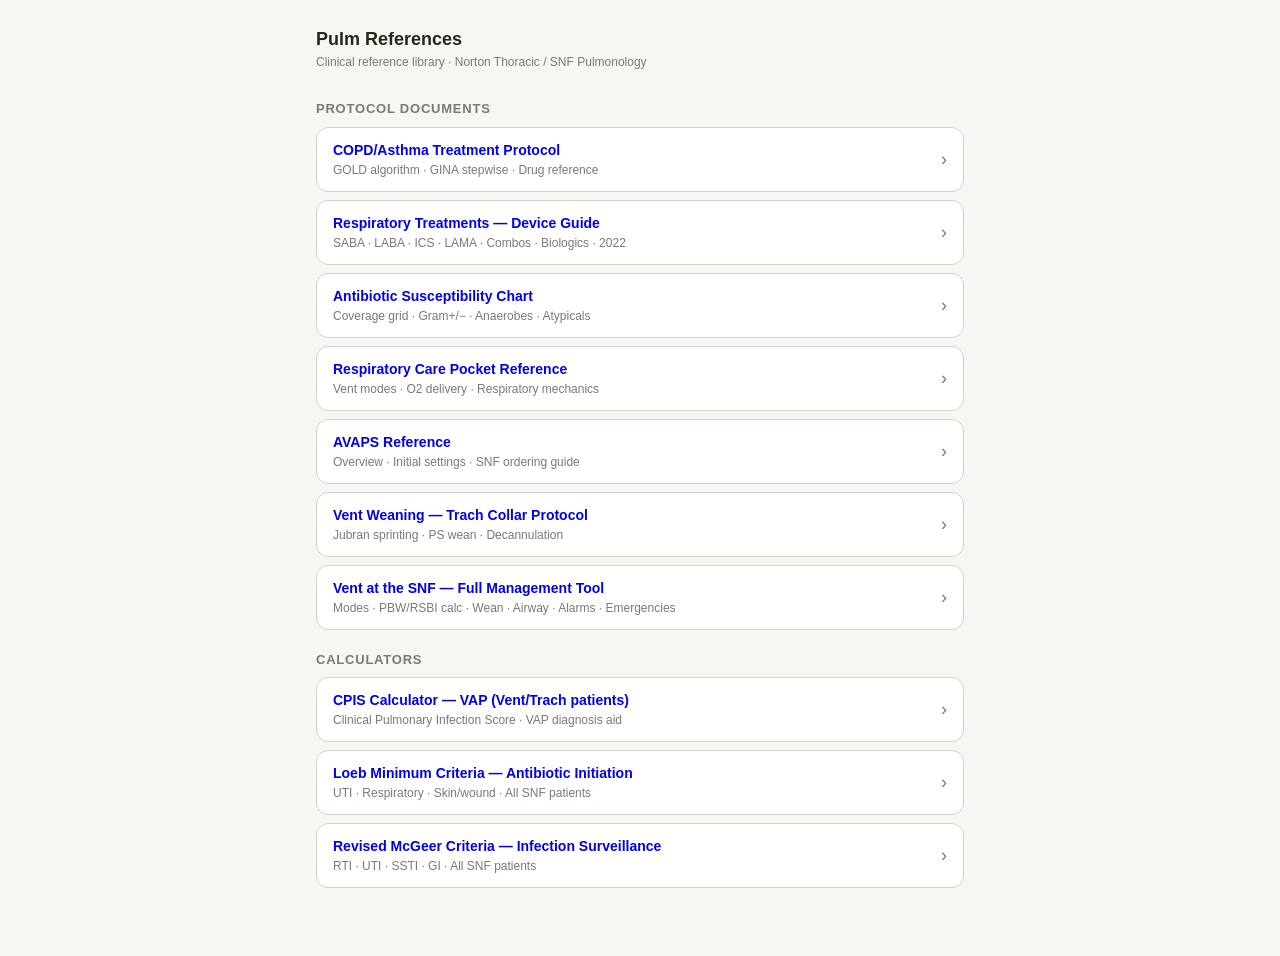
<file: index.html>
<!DOCTYPE html>
<html lang="en">
<head>
<meta charset="UTF-8">
<meta name="viewport" content="width=device-width, initial-scale=1, viewport-fit=cover">
<title>Pulm References</title>
<link rel="stylesheet" href="shared.css">
</head>
<body>
<div class="page">
  <div class="sticky-header">
    <h1>Pulm References</h1>
    <p class="subtitle">Clinical reference library · Norton Thoracic / SNF Pulmonology</p>
  </div>
  <h2>Protocol Documents</h2>
  <a href="copd.html" style="text-decoration:none"><div class="card" style="margin-bottom:8px;padding:12px 16px;display:flex;justify-content:space-between;align-items:center">
    <div><div style="font-weight:600;font-size:14px">COPD/Asthma Treatment Protocol</div><div style="font-size:12px;color:var(--muted)">GOLD algorithm · GINA stepwise · Drug reference</div></div>
    <span style="color:var(--muted);font-size:18px">›</span>
  </div></a>
  <a href="respiratory-treatments.html" style="text-decoration:none"><div class="card" style="margin-bottom:8px;padding:12px 16px;display:flex;justify-content:space-between;align-items:center">
    <div><div style="font-weight:600;font-size:14px">Respiratory Treatments — Device Guide</div><div style="font-size:12px;color:var(--muted)">SABA · LABA · ICS · LAMA · Combos · Biologics · 2022</div></div>
    <span style="color:var(--muted);font-size:18px">›</span>
  </div></a>
  <a href="antibiotic-chart.html" style="text-decoration:none"><div class="card" style="margin-bottom:8px;padding:12px 16px;display:flex;justify-content:space-between;align-items:center">
    <div><div style="font-weight:600;font-size:14px">Antibiotic Susceptibility Chart</div><div style="font-size:12px;color:var(--muted)">Coverage grid · Gram+/− · Anaerobes · Atypicals</div></div>
    <span style="color:var(--muted);font-size:18px">›</span>
  </div></a>
  <a href="resp-care.html" style="text-decoration:none"><div class="card" style="margin-bottom:8px;padding:12px 16px;display:flex;justify-content:space-between;align-items:center">
    <div><div style="font-weight:600;font-size:14px">Respiratory Care Pocket Reference</div><div style="font-size:12px;color:var(--muted)">Vent modes · O2 delivery · Respiratory mechanics</div></div>
    <span style="color:var(--muted);font-size:18px">›</span>
  </div></a>
  <a href="avaps.html" style="text-decoration:none"><div class="card" style="margin-bottom:8px;padding:12px 16px;display:flex;justify-content:space-between;align-items:center">
    <div><div style="font-weight:600;font-size:14px">AVAPS Reference</div><div style="font-size:12px;color:var(--muted)">Overview · Initial settings · SNF ordering guide</div></div>
    <span style="color:var(--muted);font-size:18px">›</span>
  </div></a>
  <a href="vent-weaning.html" style="text-decoration:none"><div class="card" style="margin-bottom:8px;padding:12px 16px;display:flex;justify-content:space-between;align-items:center">
    <div><div style="font-weight:600;font-size:14px">Vent Weaning — Trach Collar Protocol</div><div style="font-size:12px;color:var(--muted)">Jubran sprinting · PS wean · Decannulation</div></div>
    <span style="color:var(--muted);font-size:18px">›</span>
  </div></a>
  <a href="vent-snf.html" style="text-decoration:none"><div class="card" style="margin-bottom:8px;padding:12px 16px;display:flex;justify-content:space-between;align-items:center">
    <div><div style="font-weight:600;font-size:14px">Vent at the SNF — Full Management Tool</div><div style="font-size:12px;color:var(--muted)">Modes · PBW/RSBI calc · Wean · Airway · Alarms · Emergencies</div></div>
    <span style="color:var(--muted);font-size:18px">›</span>
  </div></a>
  <h2>Calculators</h2>
  <a href="cpis.html" style="text-decoration:none"><div class="card" style="margin-bottom:8px;padding:12px 16px;display:flex;justify-content:space-between;align-items:center">
    <div><div style="font-weight:600;font-size:14px">CPIS Calculator — VAP (Vent/Trach patients)</div><div style="font-size:12px;color:var(--muted)">Clinical Pulmonary Infection Score · VAP diagnosis aid</div></div>
    <span style="color:var(--muted);font-size:18px">›</span>
  </div></a>
  <a href="loeb.html" style="text-decoration:none"><div class="card" style="margin-bottom:8px;padding:12px 16px;display:flex;justify-content:space-between;align-items:center">
    <div><div style="font-weight:600;font-size:14px">Loeb Minimum Criteria — Antibiotic Initiation</div><div style="font-size:12px;color:var(--muted)">UTI · Respiratory · Skin/wound · All SNF patients</div></div>
    <span style="color:var(--muted);font-size:18px">›</span>
  </div></a>
  <a href="mcgeer.html" style="text-decoration:none"><div class="card" style="margin-bottom:8px;padding:12px 16px;display:flex;justify-content:space-between;align-items:center">
    <div><div style="font-weight:600;font-size:14px">Revised McGeer Criteria — Infection Surveillance</div><div style="font-size:12px;color:var(--muted)">RTI · UTI · SSTI · GI · All SNF patients</div></div>
    <span style="color:var(--muted);font-size:18px">›</span>
  </div></a>
</div>
</body>
</html>
</file>
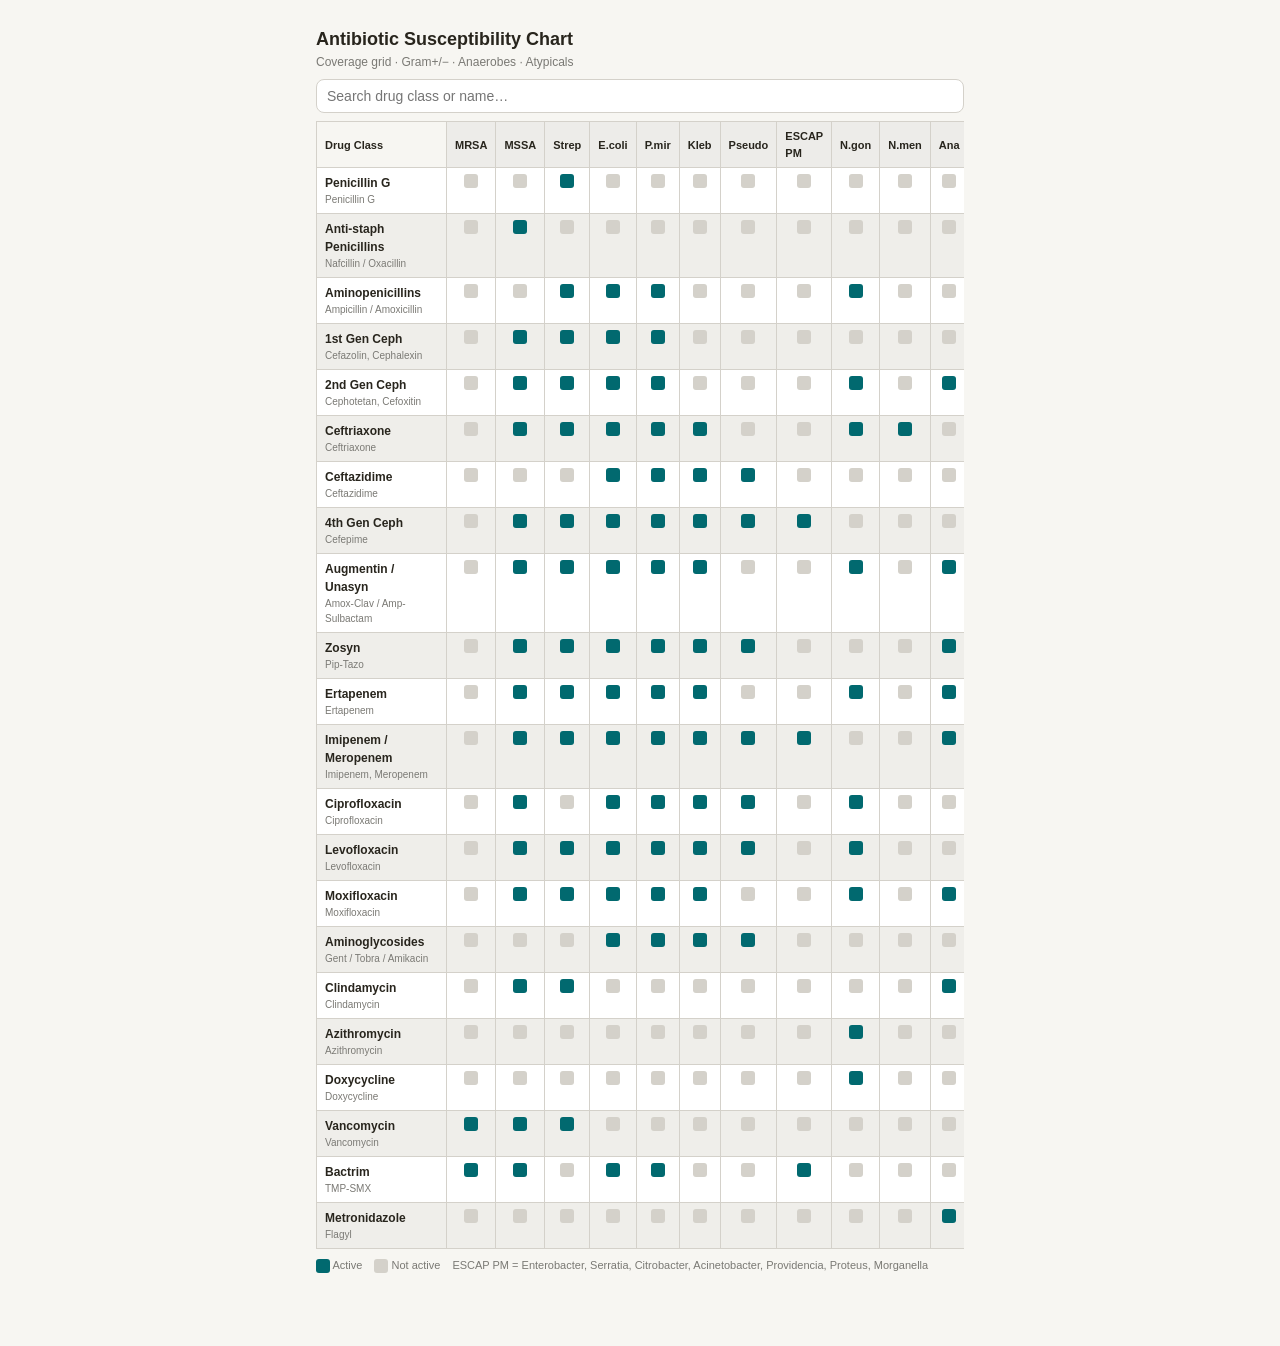
<file: antibiotic-chart.html>
<!DOCTYPE html>
<html lang="en">
<head>
<meta charset="UTF-8">
<meta name="viewport" content="width=device-width, initial-scale=1, viewport-fit=cover">
<title>Antibiotic Susceptibility Chart</title>
<link rel="stylesheet" href="shared.css">
</head>
<body>
<div class="page">
  <div class="sticky-header">
    <h1>Antibiotic Susceptibility Chart</h1>
    <p class="subtitle">Coverage grid · Gram+/− · Anaerobes · Atypicals</p>
    <input id="search" type="text" placeholder="Search drug class or name…" oninput="filterAbx()" style="width:100%;padding:8px 10px;border-radius:8px;border:1px solid var(--border);background:var(--surface);color:var(--text);font-size:14px;margin-top:8px">
  </div>

  <div style="overflow-x:auto;margin-bottom:8px;-webkit-overflow-scrolling:touch">
    <table class="tbl" id="abxTable">
      <thead>
        <tr>
          <th style="min-width:130px;position:sticky;left:0;background:var(--bg);z-index:2">Drug Class</th>
          <th title="MRSA">MRSA</th><th title="MSSA">MSSA</th><th title="Streptococcus">Strep</th>
          <th title="E. coli">E.coli</th><th title="Proteus mirabilis">P.mir</th><th title="Klebsiella">Kleb</th>
          <th title="Pseudomonas">Pseudo</th><th title="ESCAPPM organisms">ESCAP PM</th>
          <th title="N. gonorrhoeae">N.gon</th><th title="N. meningitidis">N.men</th>
          <th title="Anaerobes">Ana</th><th title="Atypicals">Atyp</th>
        </tr>
      </thead>
      <tbody id="abxBody"></tbody>
    </table>
  </div>
  <div style="font-size:11px;color:var(--muted);display:flex;gap:12px;flex-wrap:wrap;margin-bottom:12px">
    <span><span class="dot-yes" style="vertical-align:middle"></span> Active</span>
    <span><span class="dot-no" style="vertical-align:middle"></span> Not active</span>
    <span>ESCAP PM = Enterobacter, Serratia, Citrobacter, Acinetobacter, Providencia, Proteus, Morganella</span>
  </div>
</div>
<script>
const rows=[
  {cls:"Penicillin G",drugs:"Penicillin G",c:[0,0,1,0,0,0,0,0,0,0,0,0]},
  {cls:"Anti-staph Penicillins",drugs:"Nafcillin / Oxacillin",c:[0,1,0,0,0,0,0,0,0,0,0,0]},
  {cls:"Aminopenicillins",drugs:"Ampicillin / Amoxicillin",c:[0,0,1,1,1,0,0,0,1,0,0,0]},
  {cls:"1st Gen Ceph",drugs:"Cefazolin, Cephalexin",c:[0,1,1,1,1,0,0,0,0,0,0,0]},
  {cls:"2nd Gen Ceph",drugs:"Cephotetan, Cefoxitin",c:[0,1,1,1,1,0,0,0,1,0,1,0]},
  {cls:"Ceftriaxone",drugs:"Ceftriaxone",c:[0,1,1,1,1,1,0,0,1,1,0,0]},
  {cls:"Ceftazidime",drugs:"Ceftazidime",c:[0,0,0,1,1,1,1,0,0,0,0,0]},
  {cls:"4th Gen Ceph",drugs:"Cefepime",c:[0,1,1,1,1,1,1,1,0,0,0,0]},
  {cls:"Augmentin / Unasyn",drugs:"Amox-Clav / Amp-Sulbactam",c:[0,1,1,1,1,1,0,0,1,0,1,0]},
  {cls:"Zosyn",drugs:"Pip-Tazo",c:[0,1,1,1,1,1,1,0,0,0,1,0]},
  {cls:"Ertapenem",drugs:"Ertapenem",c:[0,1,1,1,1,1,0,0,1,0,1,0]},
  {cls:"Imipenem / Meropenem",drugs:"Imipenem, Meropenem",c:[0,1,1,1,1,1,1,1,0,0,1,0]},
  {cls:"Ciprofloxacin",drugs:"Ciprofloxacin",c:[0,1,0,1,1,1,1,0,1,0,0,0]},
  {cls:"Levofloxacin",drugs:"Levofloxacin",c:[0,1,1,1,1,1,1,0,1,0,0,1]},
  {cls:"Moxifloxacin",drugs:"Moxifloxacin",c:[0,1,1,1,1,1,0,0,1,0,1,1]},
  {cls:"Aminoglycosides",drugs:"Gent / Tobra / Amikacin",c:[0,0,0,1,1,1,1,0,0,0,0,0]},
  {cls:"Clindamycin",drugs:"Clindamycin",c:[0,1,1,0,0,0,0,0,0,0,1,0]},
  {cls:"Azithromycin",drugs:"Azithromycin",c:[0,0,0,0,0,0,0,0,1,0,0,1]},
  {cls:"Doxycycline",drugs:"Doxycycline",c:[0,0,0,0,0,0,0,0,1,0,0,1]},
  {cls:"Vancomycin",drugs:"Vancomycin",c:[1,1,1,0,0,0,0,0,0,0,0,0]},
  {cls:"Bactrim",drugs:"TMP-SMX",c:[1,1,0,1,1,0,0,1,0,0,0,0]},
  {cls:"Metronidazole",drugs:"Flagyl",c:[0,0,0,0,0,0,0,0,0,0,1,0]},
];
function renderRows(q='') {
  const filtered = q ? rows.filter(r => r.cls.toLowerCase().includes(q)||r.drugs.toLowerCase().includes(q)) : rows;
  document.getElementById('abxBody').innerHTML = filtered.map((r,i)=>`
    <tr style="background:${i%2===0?'var(--surface)':'rgba(0,0,0,0.015)'}">
      <td style="position:sticky;left:0;background:inherit;z-index:1">
        <div style="font-weight:600;font-size:12px">${r.cls}</div>
        <div style="font-size:10px;color:var(--muted)">${r.drugs}</div>
      </td>
      ${r.c.map(v=>`<td class="check-cell">${v?'<span class="dot-yes"></span>':'<span class="dot-no"></span>'}</td>`).join('')}
    </tr>`).join('');
}
function filterAbx(){renderRows(document.getElementById('search').value.toLowerCase());}
renderRows();
</script>
</body>
</html>
</file>
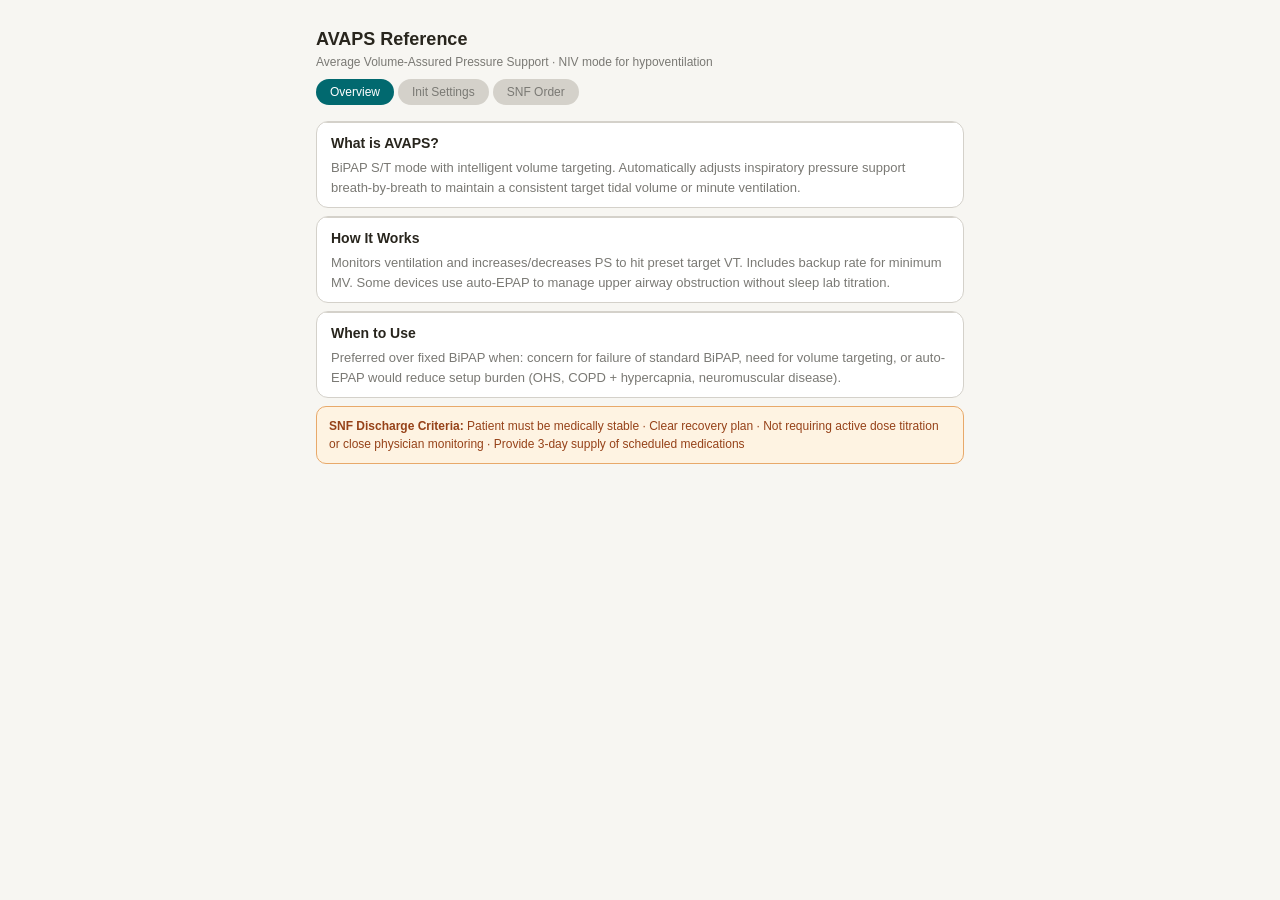
<file: avaps.html>
<!DOCTYPE html>
<html lang="en">
<head>
<meta charset="UTF-8">
<meta name="viewport" content="width=device-width, initial-scale=1, viewport-fit=cover">
<title>AVAPS Reference</title>
<link rel="stylesheet" href="shared.css">
</head>
<body>
<div class="page">
  <div class="sticky-header">
    <h1>AVAPS Reference</h1>
    <p class="subtitle">Average Volume-Assured Pressure Support · NIV mode for hypoventilation</p>
  </div>
  <div class="tabs">
    <button class="tab-btn active" onclick="switchTab('overview',this)">Overview</button>
    <button class="tab-btn" onclick="switchTab('settings',this)">Init Settings</button>
    <button class="tab-btn" onclick="switchTab('snf',this)">SNF Order</button>
  </div>

  <div id="tab-overview">
    <div class="card" style="margin-bottom:8px"><div class="card-body">
      <h3>What is AVAPS?</h3>
      <p>BiPAP S/T mode with intelligent volume targeting. Automatically adjusts inspiratory pressure support breath-by-breath to maintain a consistent target tidal volume or minute ventilation.</p>
    </div></div>
    <div class="card" style="margin-bottom:8px"><div class="card-body">
      <h3>How It Works</h3>
      <p>Monitors ventilation and increases/decreases PS to hit preset target VT. Includes backup rate for minimum MV. Some devices use auto-EPAP to manage upper airway obstruction without sleep lab titration.</p>
    </div></div>
    <div class="card" style="margin-bottom:8px"><div class="card-body">
      <h3>When to Use</h3>
      <p>Preferred over fixed BiPAP when: concern for failure of standard BiPAP, need for volume targeting, or auto-EPAP would reduce setup burden (OHS, COPD + hypercapnia, neuromuscular disease).</p>
    </div></div>
    <div class="notice notice-amber">
      <strong>SNF Discharge Criteria:</strong> Patient must be medically stable · Clear recovery plan · Not requiring active dose titration or close physician monitoring · Provide 3-day supply of scheduled medications
    </div>
  </div>

  <div id="tab-settings" style="display:none">
    <script>
    const s=[
      {p:"EPAP",v:"4-8 cmH₂O",n:"Use auto-EPAP if available to manage upper airway obstruction"},
      {p:"Target Tidal Volume",v:"6-8 mL/kg IBW",n:"~400-600 mL for average adults"},
      {p:"Backup Rate",v:"12-16 breaths/min",n:"Set 2-4 breaths below patient's spontaneous rate"},
      {p:"Inspiratory Pressure Range",v:"Min 8 / Max 15-20 cmH₂O",n:"Device auto-adjusts within this range to hit target VT"},
      {p:"Inspiratory Time",v:"0.8-1.2 seconds",n:""},
      {p:"Rise Time",v:"Medium setting",n:"Adjust for patient comfort"},
    ];
    document.write(s.map(x=>`<div class="card" style="margin-bottom:8px"><div class="card-body">
      <div style="display:flex;justify-content:space-between;align-items:center;gap:8px">
        <span style="font-weight:600;font-size:13px">${x.p}</span>
        <span class="badge">${x.v}</span>
      </div>
      ${x.n?`<p style="margin-top:4px;font-style:italic">${x.n}</p>`:''}
    </div></div>`).join(''));
    </script>
  </div>

  <div id="tab-snf" style="display:none">
    <p style="font-size:12px;color:var(--muted);margin-bottom:12px">Prescription checklist for SNF discharge orders</p>
    <script>
    const snf=[
      {s:"Device",c:"BiPAP S/T with VAPS capability (Medicare E0471) or HMV (E0466) if FiO₂ >40% or high pressures"},
      {s:"Interface",c:"Full face mask or nasal mask — specify size and type; heated humidifier; backup battery if appropriate"},
      {s:"Mode",c:"AVAPS or VAPS (manufacturer-specific terminology)"},
      {s:"Hours of Use",c:"Typically nocturnal (minimum 4 hrs/night) or as clinically indicated"},
      {s:"Oxygen",c:"Specify flow rate if supplemental O₂ required"},
      {s:"Documentation",c:"Diagnosis (OHS, COPD + hypercapnia, chronic respiratory failure) · ABG showing PaCO₂ ≥45 mmHg · Justification over fixed BiPAP · Follow-up plan"},
      {s:"Follow-up",c:"Device data download within 1-2 weeks · Clinical reassessment within 30 days · Recheck ABG to confirm improvement"},
    ];
    document.write(snf.map(x=>`<div class="card" style="margin-bottom:8px"><div class="card-body">
      <div style="font-weight:600;font-size:13px">${x.s}</div>
      <p>${x.c}</p>
    </div></div>`).join(''));
    </script>
  </div>
</div>
<script>
function switchTab(n,b){
  ['overview','settings','snf'].forEach(t=>document.getElementById('tab-'+t).style.display=(t===n)?'block':'none');
  document.querySelectorAll('.tab-btn').forEach(x=>x.classList.remove('active'));b.classList.add('active');
}
</script>
</body>
</html>
</file>
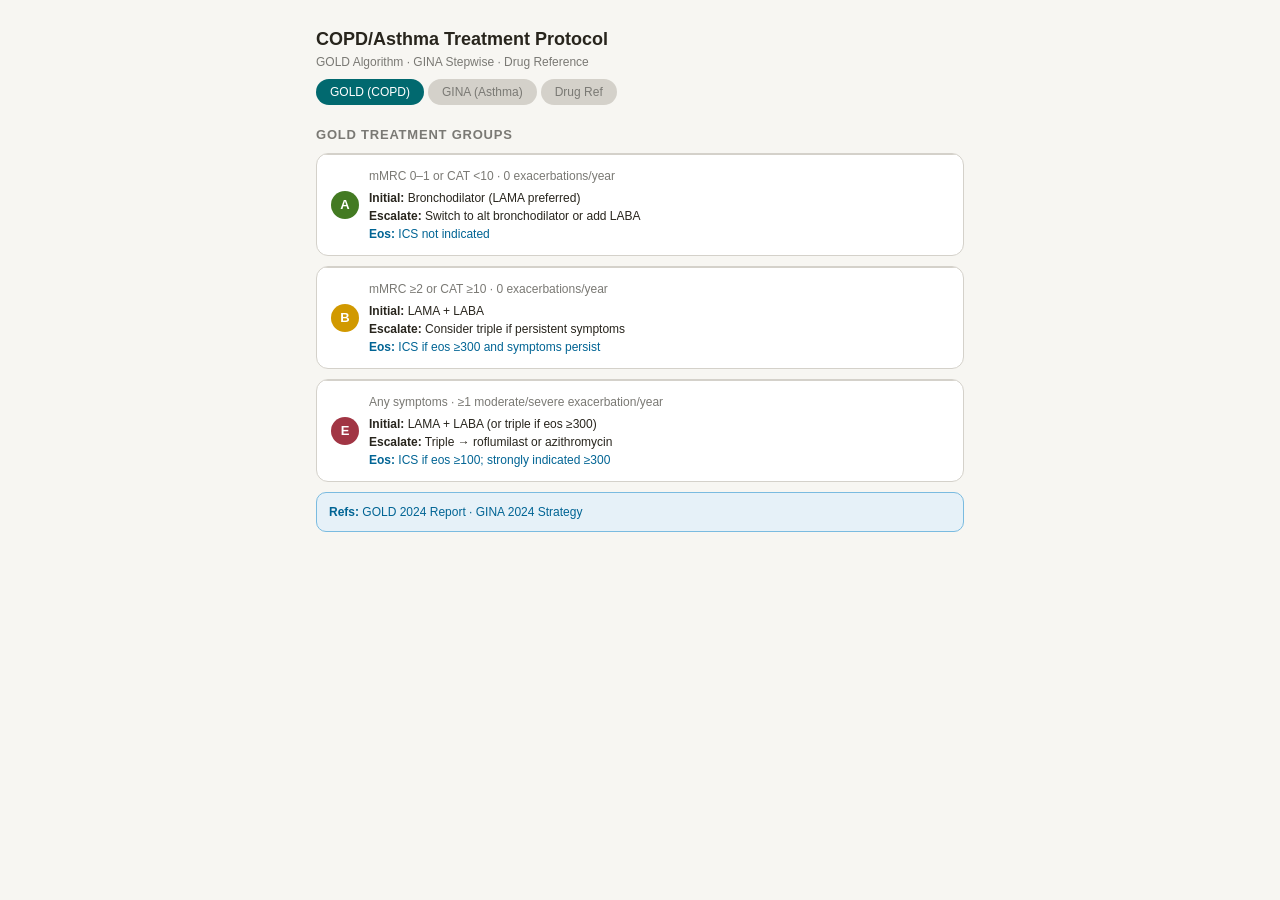
<file: copd.html>
<!DOCTYPE html>
<html lang="en">
<head>
<meta charset="UTF-8">
<meta name="viewport" content="width=device-width, initial-scale=1, viewport-fit=cover">
<title>COPD/Asthma Treatment Protocol</title>
<link rel="stylesheet" href="shared.css">
</head>
<body>
<div class="page">
  <div class="sticky-header">
    <h1>COPD/Asthma Treatment Protocol</h1>
    <p class="subtitle">GOLD Algorithm · GINA Stepwise · Drug Reference</p>
  </div>
  <div class="tabs">
    <button class="tab-btn active" onclick="switchTab('gold',this)">GOLD (COPD)</button>
    <button class="tab-btn" onclick="switchTab('asthma',this)">GINA (Asthma)</button>
    <button class="tab-btn" onclick="switchTab('drugs',this)">Drug Ref</button>
  </div>

  <!-- GOLD -->
  <div id="tab-gold">
    <h2>GOLD Treatment Groups</h2>
    <div class="card" style="margin-bottom:10px">
      <div class="card-body" style="display:flex;align-items:center;gap:10px;padding:12px 14px">
        <div style="width:28px;height:28px;border-radius:50%;background:#437A22;color:#fff;display:flex;align-items:center;justify-content:center;font-weight:800;font-size:13px;flex-shrink:0">A</div>
        <div style="font-size:12px">
          <div style="color:var(--muted)">mMRC 0–1 or CAT &lt;10 · 0 exacerbations/year</div>
          <div style="margin-top:4px"><strong>Initial:</strong> Bronchodilator (LAMA preferred)</div>
          <div><strong>Escalate:</strong> Switch to alt bronchodilator or add LABA</div>
          <div style="color:var(--blue)"><strong>Eos:</strong> ICS not indicated</div>
        </div>
      </div>
    </div>
    <div class="card" style="margin-bottom:10px">
      <div class="card-body" style="display:flex;align-items:center;gap:10px;padding:12px 14px">
        <div style="width:28px;height:28px;border-radius:50%;background:#D19900;color:#fff;display:flex;align-items:center;justify-content:center;font-weight:800;font-size:13px;flex-shrink:0">B</div>
        <div style="font-size:12px">
          <div style="color:var(--muted)">mMRC ≥2 or CAT ≥10 · 0 exacerbations/year</div>
          <div style="margin-top:4px"><strong>Initial:</strong> LAMA + LABA</div>
          <div><strong>Escalate:</strong> Consider triple if persistent symptoms</div>
          <div style="color:var(--blue)"><strong>Eos:</strong> ICS if eos ≥300 and symptoms persist</div>
        </div>
      </div>
    </div>
    <div class="card" style="margin-bottom:10px">
      <div class="card-body" style="display:flex;align-items:center;gap:10px;padding:12px 14px">
        <div style="width:28px;height:28px;border-radius:50%;background:#A13544;color:#fff;display:flex;align-items:center;justify-content:center;font-weight:800;font-size:13px;flex-shrink:0">E</div>
        <div style="font-size:12px">
          <div style="color:var(--muted)">Any symptoms · ≥1 moderate/severe exacerbation/year</div>
          <div style="margin-top:4px"><strong>Initial:</strong> LAMA + LABA (or triple if eos ≥300)</div>
          <div><strong>Escalate:</strong> Triple → roflumilast or azithromycin</div>
          <div style="color:var(--blue)"><strong>Eos:</strong> ICS if eos ≥100; strongly indicated ≥300</div>
        </div>
      </div>
    </div>
  </div>

  <!-- Asthma -->
  <div id="tab-asthma" style="display:none">
    <h2>GINA Stepwise Treatment</h2>
    <script>
    const steps=[
      {s:1,sev:"Mild intermittent",t1:"PRN low-dose ICS-formoterol",t2:"PRN ICS taken with SABA",rel:"PRN ICS-formoterol (T1) or SABA (T2)"},
      {s:2,sev:"Mild persistent",t1:"PRN low-dose ICS-formoterol",t2:"Daily low-dose ICS",rel:"PRN ICS-formoterol or SABA"},
      {s:3,sev:"Moderate persistent",t1:"Low-dose ICS-formoterol MART",t2:"Low-dose ICS-LABA + PRN SABA",rel:"PRN ICS-formoterol or SABA"},
      {s:4,sev:"Moderate-severe",t1:"Medium-dose ICS-formoterol MART",t2:"Medium-dose ICS-LABA + PRN SABA",rel:"PRN ICS-formoterol or SABA"},
      {s:5,sev:"Severe",t1:"High-dose ICS-LABA + LAMA ± biologic",t2:"High-dose ICS-LABA + LAMA + PRN SABA",rel:"PRN ICS-formoterol or SABA"},
    ];
    document.write(steps.map(s=>`<div class="card" style="margin-bottom:8px"><div class="card-body" style="display:flex;align-items:flex-start;gap:10px;padding:12px 14px"><div style="width:28px;height:28px;border-radius:50%;background:var(--primary);color:#fff;display:flex;align-items:center;justify-content:center;font-weight:800;font-size:13px;flex-shrink:0">${s.s}</div><div style="font-size:12px"><div style="font-weight:600">${s.sev}</div><div style="margin-top:4px"><strong>Track 1 (Preferred):</strong> ${s.t1}</div><div><strong>Track 2 (Alt):</strong> ${s.t2}</div><div style="color:var(--muted)"><strong>Reliever:</strong> ${s.rel}</div></div></div></div>`).join(''));
    </script>
  </div>

  <!-- Drugs -->
  <div id="tab-drugs" style="display:none">
    <h2>Drug Therapy Reference</h2>
    <script>
    const sections=[
      {cat:"Short-Acting Rescue",drugs:[
        {brand:"Ventolin HFA / ProAir",generic:"Albuterol",type:"SABA",dosing:"90 mcg, 1-2 puffs q4-6h PRN",device:"MDI",pearl:"First-line rescue; avoid overuse (>2 canisters/year = poor control)"},
        {brand:"Atrovent HFA",generic:"Ipratropium",type:"SAMA",dosing:"17 mcg, 2 puffs QID",device:"MDI",pearl:"Less effective than LAMA; use for acute relief"},
        {brand:"Combivent Respimat",generic:"Albuterol/Ipratropium",type:"SABA+SAMA",dosing:"100/20 mcg, 1 puff QID",device:"SMI",pearl:"Superior to either alone for acute symptoms"},
        {brand:"Duoneb",generic:"Albuterol/Ipratropium",type:"SABA+SAMA",dosing:"3mg/0.5mg q4h PRN",device:"SVN",pearl:"Greater FEV₁ improvement vs monotherapy; peak at 1.5h"},
      ]},
      {cat:"LAMA",drugs:[
        {brand:"Spiriva HandiHaler",generic:"Tiotropium",type:"LAMA",dosing:"18 mcg once daily",device:"DPI",pearl:"Preferred initial bronchodilator; reduces exacerbations more than LABA"},
        {brand:"Spiriva Respimat",generic:"Tiotropium",type:"LAMA",dosing:"2.5 mcg (2 puffs) daily",device:"SMI",pearl:"Easier technique; good for weak inspiratory flow"},
        {brand:"Incruse Ellipta",generic:"Umeclidinium",type:"LAMA",dosing:"62.5 mcg once daily",device:"DPI",pearl:"Once-daily; Ellipta platform"},
        {brand:"Yupelri",generic:"Revefenacin",type:"LAMA",dosing:"175 mcg once daily",device:"Nebulizer",pearl:"For patients unable to use handheld inhalers"},
      ]},
      {cat:"ICS + LABA",drugs:[
        {brand:"Advair Diskus/HFA",generic:"Fluticasone/Salmeterol",type:"ICS+LABA",dosing:"100-500/50 mcg BID",device:"DPI/MDI",pearl:"Generic available 2024; cost significantly reduced"},
        {brand:"Symbicort",generic:"Budesonide/Formoterol",type:"ICS+LABA",dosing:"80-160/4.5 mcg BID",device:"MDI",pearl:"MART-capable; maintenance AND reliever"},
        {brand:"Breo Ellipta",generic:"Fluticasone furoate/Vilanterol",type:"ICS+LABA",dosing:"100-200/25 mcg daily",device:"DPI",pearl:"Once-daily"},
        {brand:"Airsupra",generic:"Budesonide/Albuterol",type:"ICS+SABA",dosing:"80/180 mcg PRN",device:"MDI",pearl:"First ICS-SABA rescue; FDA approved 2023"},
      ]},
      {cat:"Triple Therapy",drugs:[
        {brand:"Trelegy Ellipta",generic:"FF/Umeclidinium/Vilanterol",type:"ICS+LAMA+LABA",dosing:"100/62.5/25 mcg daily",device:"DPI",pearl:"Once-daily; mortality benefit in COPD (IMPACT trial)"},
        {brand:"Breztri Aerosphere",generic:"Budesonide/Glycopyrrolate/Formoterol",type:"ICS+LAMA+LABA",dosing:"160/9/4.8 mcg BID",device:"MDI",pearl:"BID dosing; ETHOS trial"},
      ]},
      {cat:"Adjunct",drugs:[
        {brand:"Daliresp",generic:"Roflumilast",type:"PDE-4",dosing:"250 mcg daily ×4 wk → 500 mcg daily",device:"Oral",pearl:"Group E + chronic bronchitis; FEV₁ <50%; 14-15% exacerbation reduction"},
        {brand:"Zithromax",generic:"Azithromycin",type:"Macrolide",dosing:"250 mg daily or 500 mg 3×/wk ×12 mo",device:"Oral",pearl:"Former smokers only; 27-42% exacerbation reduction; monitor QTc"},
        {brand:"Mucomyst",generic:"N-acetylcysteine",type:"Mucolytic",dosing:"600 mg BID",device:"Oral",pearl:"Chronic bronchitis phenotype; modest exacerbation reduction (~22%)"},
      ]},
    ];
    document.write(sections.map(sec=>`
      <details class="card" style="margin-bottom:8px">
        <summary>${sec.cat} <span style="font-size:11px;color:var(--muted);font-weight:400">(${sec.drugs.length})</span></summary>
        <div class="detail-body">${sec.drugs.map(d=>`
          <div style="padding:8px 0;border-bottom:1px solid var(--border)">
            <div style="display:flex;align-items:baseline;justify-content:space-between;gap:8px">
              <span style="font-weight:600;font-size:13px">${d.brand}</span>
              <span class="badge" style="flex-shrink:0;font-size:10px">${d.type}</span>
            </div>
            <div style="font-size:12px;color:var(--muted)">${d.generic}</div>
            <div style="font-size:12px;margin-top:2px">${d.dosing} · <em>${d.device}</em></div>
            <div style="font-size:11px;color:var(--muted);border-left:2px solid var(--primary);padding-left:6px;margin-top:4px">${d.pearl}</div>
          </div>`).join('')}
        </div>
      </details>`).join(''));
    </script>
  </div>

  <div class="notice notice-blue" style="margin-top:8px">
    <strong>Refs:</strong> GOLD 2024 Report · GINA 2024 Strategy
  </div>
</div>
<script>
function switchTab(name,btn){
  ['gold','asthma','drugs'].forEach(t=>{document.getElementById('tab-'+t).style.display=(t===name)?'block':'none';});
  document.querySelectorAll('.tab-btn').forEach(b=>b.classList.remove('active'));
  btn.classList.add('active');
}
</script>
</body>
</html>
</file>
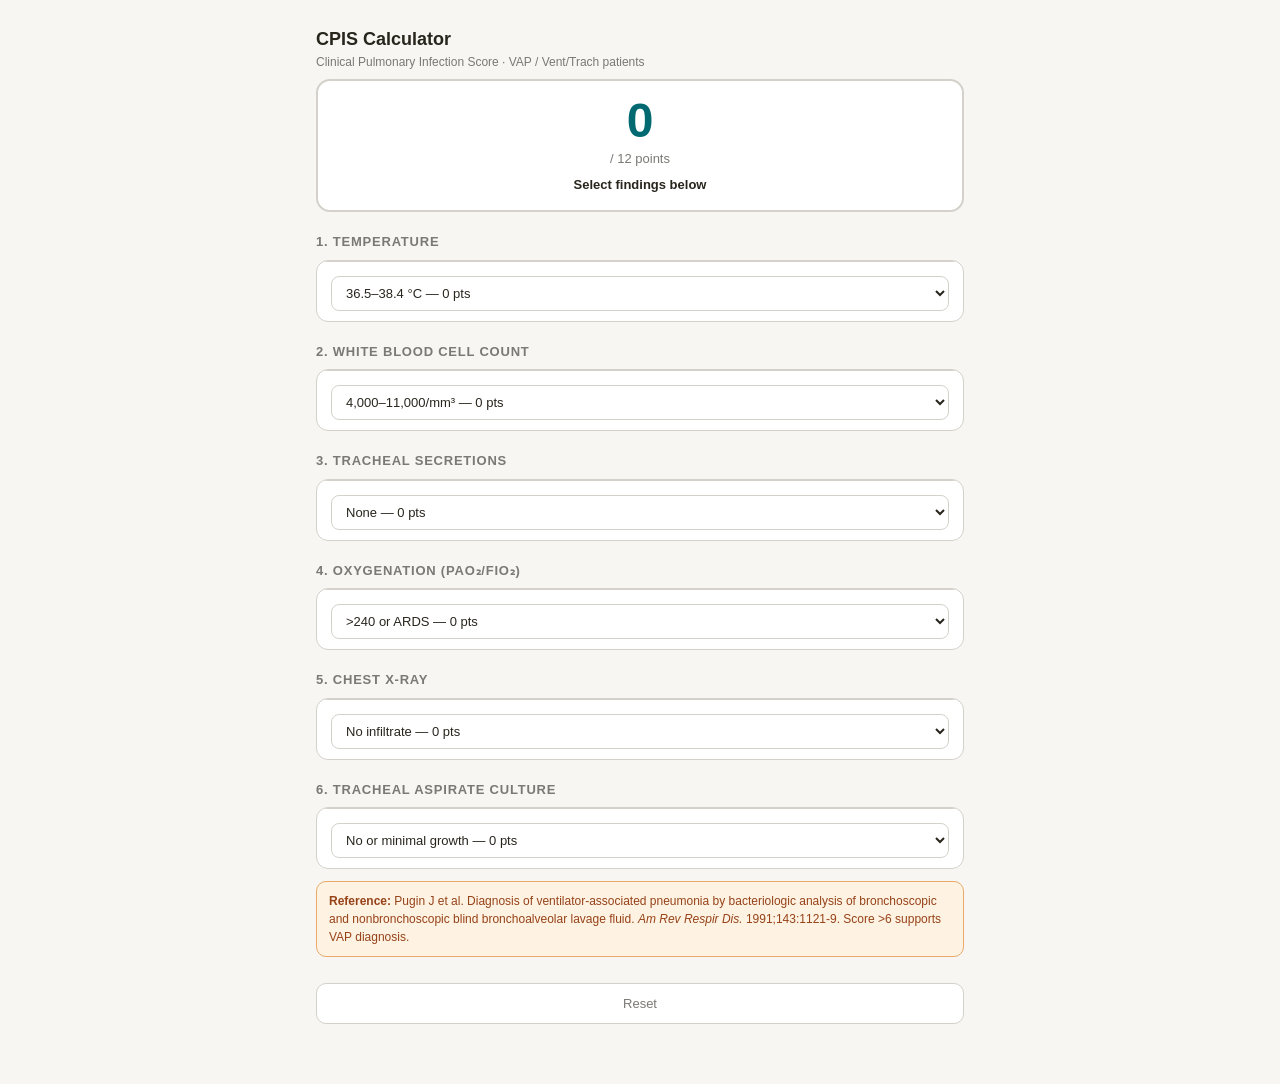
<file: cpis.html>
<!DOCTYPE html>
<html lang="en">
<head>
<meta charset="UTF-8">
<meta name="viewport" content="width=device-width, initial-scale=1, viewport-fit=cover">
<title>CPIS Calculator — VAP</title>
<link rel="stylesheet" href="shared.css">
</head>
<body>
<div class="page">
  <div class="sticky-header">
    <h1>CPIS Calculator</h1>
    <p class="subtitle">Clinical Pulmonary Infection Score · VAP / Vent/Trach patients</p>
  </div>

  <div class="score-box" id="scoreBox">
    <div class="score-num" id="scoreNum">0</div>
    <div class="score-label">/ 12 points</div>
    <div class="score-interp" id="scoreInterp">Select findings below</div>
  </div>

  <!-- 1. Temp -->
  <h2>1. Temperature</h2>
  <div class="card">
    <div class="card-body">
      <label><select id="temp" onchange="calc()">
        <option value="0">36.5–38.4 °C — 0 pts</option>
        <option value="1">38.5–38.9 °C — 1 pt</option>
        <option value="2">≤36.0 or ≥39.0 °C — 2 pts</option>
      </select></label>
    </div>
  </div>

  <!-- 2. WBC -->
  <h2>2. White Blood Cell Count</h2>
  <div class="card">
    <div class="card-body">
      <select id="wbc" onchange="calc()">
        <option value="0">4,000–11,000/mm³ — 0 pts</option>
        <option value="1">&lt;4,000 or &gt;11,000/mm³ — 1 pt</option>
        <option value="2">+Bands ≥50% — add 1 pt (total 2)</option>
      </select>
    </div>
  </div>

  <!-- 3. Tracheal Secretions -->
  <h2>3. Tracheal Secretions</h2>
  <div class="card">
    <div class="card-body">
      <select id="secretions" onchange="calc()">
        <option value="0">None — 0 pts</option>
        <option value="1">Non-purulent — 1 pt</option>
        <option value="2">Purulent — 2 pts</option>
      </select>
    </div>
  </div>

  <!-- 4. Oxygenation -->
  <h2>4. Oxygenation (PaO₂/FiO₂)</h2>
  <div class="card">
    <div class="card-body">
      <select id="pf" onchange="calc()">
        <option value="0">&gt;240 or ARDS — 0 pts</option>
        <option value="2">≤240 and no ARDS — 2 pts</option>
      </select>
    </div>
  </div>

  <!-- 5. CXR -->
  <h2>5. Chest X-Ray</h2>
  <div class="card">
    <div class="card-body">
      <select id="cxr" onchange="calc()">
        <option value="0">No infiltrate — 0 pts</option>
        <option value="1">Diffuse or patchy infiltrate — 1 pt</option>
        <option value="2">Localized infiltrate — 2 pts</option>
      </select>
    </div>
  </div>

  <!-- 6. Tracheal Aspirate Culture -->
  <h2>6. Tracheal Aspirate Culture</h2>
  <div class="card">
    <div class="card-body">
      <select id="culture" onchange="calc()">
        <option value="0">No or minimal growth — 0 pts</option>
        <option value="1">Moderate or heavy growth — 1 pt</option>
        <option value="2">Same pathogen on Gram stain — add 1 pt (total 2)</option>
      </select>
    </div>
  </div>

  <div id="interpretBox" class="notice notice-blue" style="margin-top:16px;display:none"></div>

  <div class="notice notice-amber" style="margin-top:12px;">
    <strong>Reference:</strong> Pugin J et al. Diagnosis of ventilator-associated pneumonia by bacteriologic analysis of bronchoscopic and nonbronchoscopic blind bronchoalveolar lavage fluid. <em>Am Rev Respir Dis.</em> 1991;143:1121-9. Score &gt;6 supports VAP diagnosis.
  </div>

  <button class="btn-reset" onclick="resetAll()">Reset</button>
</div>

<script>
function calc() {
  const t = +document.getElementById('temp').value;
  const w = +document.getElementById('wbc').value;
  const s = +document.getElementById('secretions').value;
  const p = +document.getElementById('pf').value;
  const c = +document.getElementById('cxr').value;
  const cu = +document.getElementById('culture').value;
  const total = t + w + s + p + c + cu;
  document.getElementById('scoreNum').textContent = total;
  const ib = document.getElementById('interpretBox');
  ib.style.display = 'block';
  if (total > 6) {
    document.getElementById('scoreInterp').textContent = 'VAP likely — consider bronchoscopy or empiric therapy';
    document.getElementById('scoreInterp').className = 'score-interp score-high';
    document.getElementById('scoreBox').style.borderColor = '#A13544';
    ib.className = 'notice notice-amber';
    ib.innerHTML = '<strong>Score &gt;6:</strong> High probability of VAP. Initiate empiric antibiotic therapy per local antibiogram. Consider BAL/bronchoscopy for microbiologic confirmation.';
  } else {
    document.getElementById('scoreInterp').textContent = 'VAP less likely — continued monitoring';
    document.getElementById('scoreInterp').className = 'score-interp score-low';
    document.getElementById('scoreBox').style.borderColor = '#437A22';
    ib.className = 'notice notice-green';
    ib.innerHTML = '<strong>Score ≤6:</strong> VAP less likely. Continue monitoring. Reassess if clinical condition changes.';
  }
}
function resetAll() {
  ['temp','wbc','secretions','pf','cxr','culture'].forEach(id => document.getElementById(id).selectedIndex = 0);
  document.getElementById('scoreNum').textContent = '0';
  document.getElementById('scoreInterp').textContent = 'Select findings below';
  document.getElementById('scoreInterp').className = 'score-interp';
  document.getElementById('scoreBox').style.borderColor = '';
  document.getElementById('interpretBox').style.display = 'none';
}
</script>
</body>
</html>
</file>
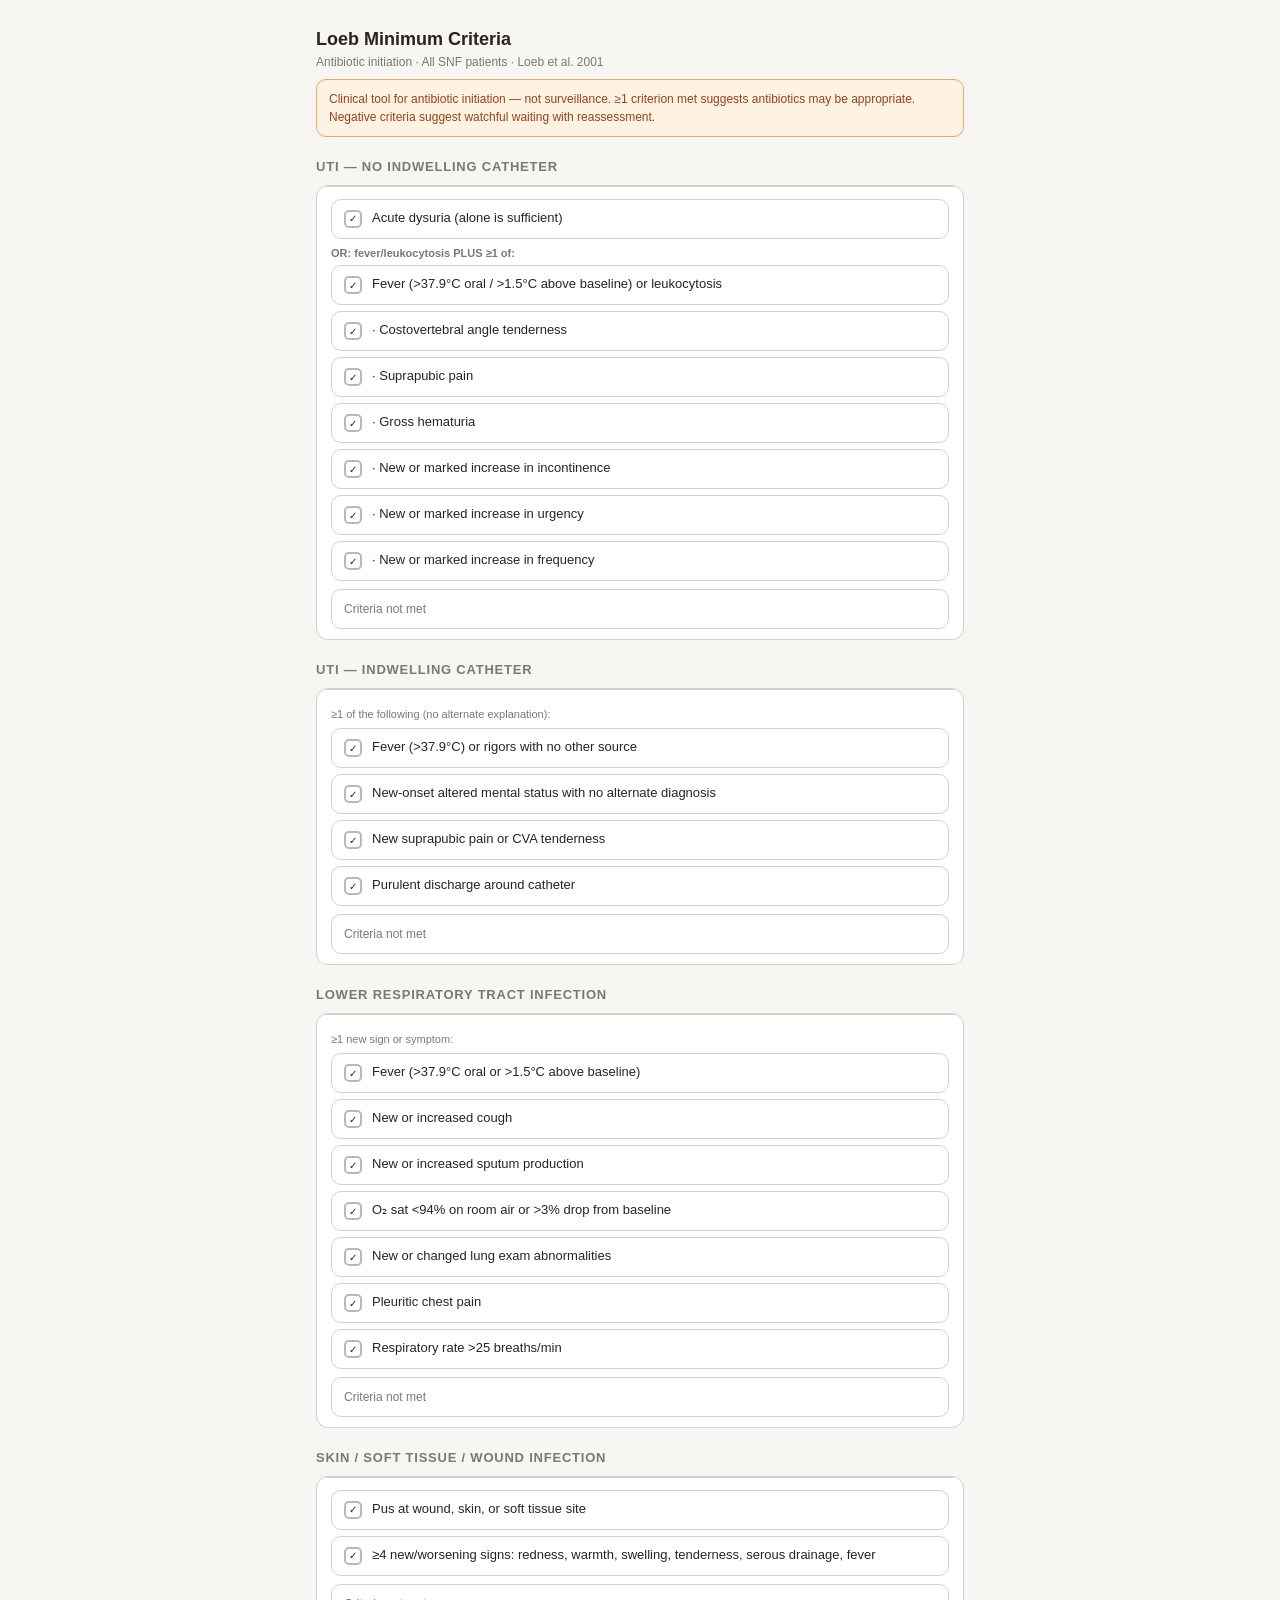
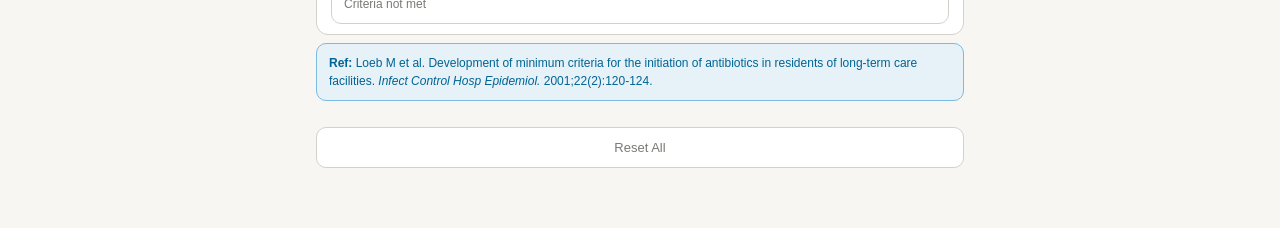
<file: loeb.html>
<!DOCTYPE html>
<html lang="en">
<head>
<meta charset="UTF-8">
<meta name="viewport" content="width=device-width, initial-scale=1, viewport-fit=cover">
<title>Loeb Minimum Criteria</title>
<link rel="stylesheet" href="shared.css">
</head>
<body>
<div class="page">
  <div class="sticky-header">
    <h1>Loeb Minimum Criteria</h1>
    <p class="subtitle">Antibiotic initiation · All SNF patients · Loeb et al. 2001</p>
  </div>
  <div class="notice notice-amber">Clinical tool for antibiotic initiation — not surveillance. ≥1 criterion met suggests antibiotics may be appropriate. Negative criteria suggest watchful waiting with reassessment.</div>

  <!-- UTI No Catheter -->
  <h2>UTI — No Indwelling Catheter</h2>
  <div class="card" id="card-uti-nc">
    <div class="card-body" style="padding-top:12px">
      <button class="check-item" id="uti_nc_dysuria" onclick="toggle(this)"><div class="check-box">✓</div><span>Acute dysuria (alone is sufficient)</span></button>
      <p style="font-size:11px;color:var(--muted);margin:6px 0 4px;font-weight:600">OR: fever/leukocytosis PLUS ≥1 of:</p>
      <button class="check-item" id="uti_nc_fever" onclick="toggle(this)"><div class="check-box">✓</div><span>Fever (&gt;37.9°C oral / &gt;1.5°C above baseline) or leukocytosis</span></button>
      <button class="check-item" id="uti_nc_cva" onclick="toggle(this)"><div class="check-box">✓</div><span>· Costovertebral angle tenderness</span></button>
      <button class="check-item" id="uti_nc_suprapubic" onclick="toggle(this)"><div class="check-box">✓</div><span>· Suprapubic pain</span></button>
      <button class="check-item" id="uti_nc_hematuria" onclick="toggle(this)"><div class="check-box">✓</div><span>· Gross hematuria</span></button>
      <button class="check-item" id="uti_nc_incontinence" onclick="toggle(this)"><div class="check-box">✓</div><span>· New or marked increase in incontinence</span></button>
      <button class="check-item" id="uti_nc_urgency" onclick="toggle(this)"><div class="check-box">✓</div><span>· New or marked increase in urgency</span></button>
      <button class="check-item" id="uti_nc_frequency" onclick="toggle(this)"><div class="check-box">✓</div><span>· New or marked increase in frequency</span></button>
      <div id="res-uti-nc" class="result-notmet">Criteria not met</div>
    </div>
  </div>

  <!-- UTI Catheter -->
  <h2>UTI — Indwelling Catheter</h2>
  <div class="card">
    <div class="card-body" style="padding-top:12px">
      <p style="font-size:11px;color:var(--muted);margin-bottom:6px;">≥1 of the following (no alternate explanation):</p>
      <button class="check-item" id="uti_c_fever" onclick="toggle(this)"><div class="check-box">✓</div><span>Fever (&gt;37.9°C) or rigors with no other source</span></button>
      <button class="check-item" id="uti_c_ams" onclick="toggle(this)"><div class="check-box">✓</div><span>New-onset altered mental status with no alternate diagnosis</span></button>
      <button class="check-item" id="uti_c_suprapubic" onclick="toggle(this)"><div class="check-box">✓</div><span>New suprapubic pain or CVA tenderness</span></button>
      <button class="check-item" id="uti_c_purulent" onclick="toggle(this)"><div class="check-box">✓</div><span>Purulent discharge around catheter</span></button>
      <div id="res-uti-c" class="result-notmet">Criteria not met</div>
    </div>
  </div>

  <!-- LRTI -->
  <h2>Lower Respiratory Tract Infection</h2>
  <div class="card">
    <div class="card-body" style="padding-top:12px">
      <p style="font-size:11px;color:var(--muted);margin-bottom:6px;">≥1 new sign or symptom:</p>
      <button class="check-item" id="lrti_fever" onclick="toggle(this)"><div class="check-box">✓</div><span>Fever (&gt;37.9°C oral or &gt;1.5°C above baseline)</span></button>
      <button class="check-item" id="lrti_cough" onclick="toggle(this)"><div class="check-box">✓</div><span>New or increased cough</span></button>
      <button class="check-item" id="lrti_sputum" onclick="toggle(this)"><div class="check-box">✓</div><span>New or increased sputum production</span></button>
      <button class="check-item" id="lrti_o2" onclick="toggle(this)"><div class="check-box">✓</div><span>O₂ sat &lt;94% on room air or &gt;3% drop from baseline</span></button>
      <button class="check-item" id="lrti_exam" onclick="toggle(this)"><div class="check-box">✓</div><span>New or changed lung exam abnormalities</span></button>
      <button class="check-item" id="lrti_pleurisy" onclick="toggle(this)"><div class="check-box">✓</div><span>Pleuritic chest pain</span></button>
      <button class="check-item" id="lrti_rrate" onclick="toggle(this)"><div class="check-box">✓</div><span>Respiratory rate &gt;25 breaths/min</span></button>
      <div id="res-lrti" class="result-notmet">Criteria not met</div>
    </div>
  </div>

  <!-- Skin -->
  <h2>Skin / Soft Tissue / Wound Infection</h2>
  <div class="card">
    <div class="card-body" style="padding-top:12px">
      <button class="check-item" id="skin_pus" onclick="toggle(this)"><div class="check-box">✓</div><span>Pus at wound, skin, or soft tissue site</span></button>
      <button class="check-item" id="skin_signs" onclick="toggle(this)"><div class="check-box">✓</div><span>≥4 new/worsening signs: redness, warmth, swelling, tenderness, serous drainage, fever</span></button>
      <div id="res-skin" class="result-notmet">Criteria not met</div>
    </div>
  </div>

  <div class="notice notice-blue" style="margin-top:4px;">
    <strong>Ref:</strong> Loeb M et al. Development of minimum criteria for the initiation of antibiotics in residents of long-term care facilities. <em>Infect Control Hosp Epidemiol.</em> 2001;22(2):120-124.
  </div>
  <button class="btn-reset" onclick="resetAll()">Reset All</button>
</div>
<script>
const state = {};
function toggle(btn) {
  const id = btn.id;
  state[id] = !state[id];
  btn.classList.toggle('checked', state[id]);
  evaluate();
}
function evaluate() {
  // UTI no cath
  const nc_dysuria = !!state['uti_nc_dysuria'];
  const nc_fever = !!state['uti_nc_fever'];
  const nc_other = ['uti_nc_cva','uti_nc_suprapubic','uti_nc_hematuria','uti_nc_incontinence','uti_nc_urgency','uti_nc_frequency'].some(k => state[k]);
  const utiNC = nc_dysuria || (nc_fever && nc_other);
  setResult('res-uti-nc', utiNC, 'UTI (no catheter) criteria met — antibiotics may be appropriate');

  // UTI catheter
  const utiC = ['uti_c_fever','uti_c_ams','uti_c_suprapubic','uti_c_purulent'].some(k => state[k]);
  setResult('res-uti-c', utiC, 'UTI (catheter) criteria met — antibiotics may be appropriate');

  // LRTI
  const lrti = ['lrti_fever','lrti_cough','lrti_sputum','lrti_o2','lrti_exam','lrti_pleurisy','lrti_rrate'].some(k => state[k]);
  setResult('res-lrti', lrti, 'LRTI criteria met — antibiotics may be appropriate');

  // Skin
  const skin = state['skin_pus'] || state['skin_signs'];
  setResult('res-skin', skin, 'SSTI criteria met — antibiotics may be appropriate');
}
function setResult(id, met, metText) {
  const el = document.getElementById(id);
  if (met) { el.className = 'result-met'; el.innerHTML = '✓ ' + metText; }
  else { el.className = 'result-notmet'; el.textContent = 'Criteria not met'; }
}
function resetAll() {
  Object.keys(state).forEach(k => { state[k] = false; });
  document.querySelectorAll('.check-item').forEach(b => b.classList.remove('checked'));
  document.querySelectorAll('[id^="res-"]').forEach(r => { r.className = 'result-notmet'; r.textContent = 'Criteria not met'; });
}
</script>
</body>
</html>
</file>
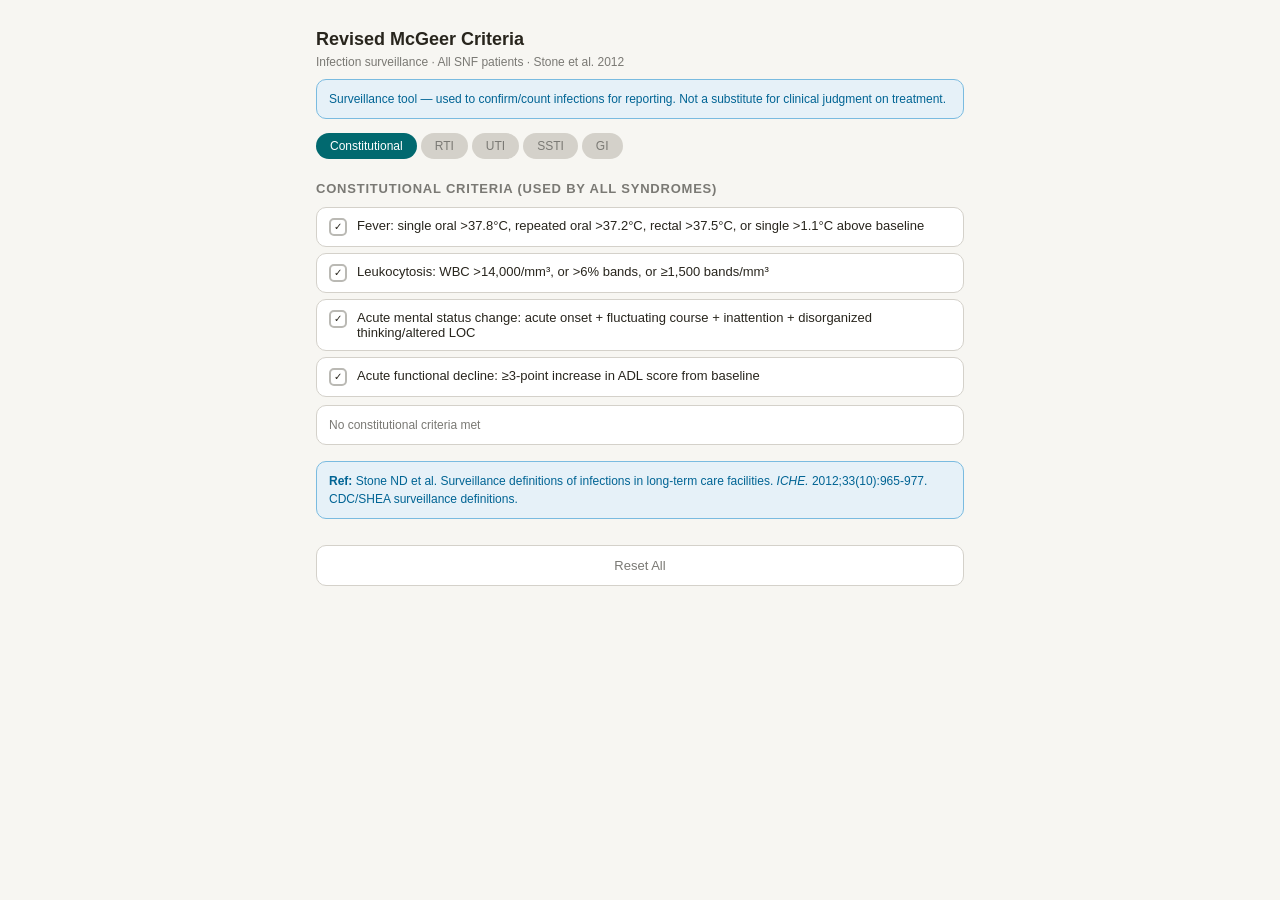
<file: mcgeer.html>
<!DOCTYPE html>
<html lang="en">
<head>
<meta charset="UTF-8">
<meta name="viewport" content="width=device-width, initial-scale=1, viewport-fit=cover">
<title>Revised McGeer Criteria</title>
<link rel="stylesheet" href="shared.css">
</head>
<body>
<div class="page">
  <div class="sticky-header">
    <h1>Revised McGeer Criteria</h1>
    <p class="subtitle">Infection surveillance · All SNF patients · Stone et al. 2012</p>
  </div>
  <div class="notice notice-blue">Surveillance tool — used to confirm/count infections for reporting. Not a substitute for clinical judgment on treatment.</div>

  <div class="tabs">
    <button class="tab-btn active" onclick="switchTab('constitutional',this)">Constitutional</button>
    <button class="tab-btn" onclick="switchTab('rti',this)">RTI</button>
    <button class="tab-btn" onclick="switchTab('uti',this)">UTI</button>
    <button class="tab-btn" onclick="switchTab('ssti',this)">SSTI</button>
    <button class="tab-btn" onclick="switchTab('gi',this)">GI</button>
  </div>

  <!-- Constitutional -->
  <div id="tab-constitutional">
    <h2>Constitutional Criteria (used by all syndromes)</h2>
    <button class="check-item" id="fever" onclick="toggle(this)"><div class="check-box">✓</div><span>Fever: single oral &gt;37.8°C, repeated oral &gt;37.2°C, rectal &gt;37.5°C, or single &gt;1.1°C above baseline</span></button>
    <button class="check-item" id="leukocytosis" onclick="toggle(this)"><div class="check-box">✓</div><span>Leukocytosis: WBC &gt;14,000/mm³, or &gt;6% bands, or ≥1,500 bands/mm³</span></button>
    <button class="check-item" id="ams" onclick="toggle(this)"><div class="check-box">✓</div><span>Acute mental status change: acute onset + fluctuating course + inattention + disorganized thinking/altered LOC</span></button>
    <button class="check-item" id="afd" onclick="toggle(this)"><div class="check-box">✓</div><span>Acute functional decline: ≥3-point increase in ADL score from baseline</span></button>
    <div id="res-constitutional" class="result-notmet">No constitutional criteria met</div>
  </div>

  <!-- RTI -->
  <div id="tab-rti" style="display:none">
    <h2>CXR</h2>
    <button class="check-item" id="rti_cxr_pos" onclick="toggle(this)"><div class="check-box">✓</div><span>CXR: pneumonia or new infiltrate present</span></button>
    <button class="check-item" id="rti_cxr_neg" onclick="toggle(this)"><div class="check-box">✓</div><span>CXR: not done or negative for pneumonia/infiltrate</span></button>
    <h2>Respiratory Signs/Symptoms</h2>
    <button class="check-item" id="rti_cough" onclick="toggle(this)"><div class="check-box">✓</div><span>New or increased cough</span></button>
    <button class="check-item" id="rti_sputum" onclick="toggle(this)"><div class="check-box">✓</div><span>New or increased sputum production</span></button>
    <button class="check-item" id="rti_o2" onclick="toggle(this)"><div class="check-box">✓</div><span>O₂ sat &lt;94% on room air or &gt;3% decrease from baseline</span></button>
    <button class="check-item" id="rti_exam" onclick="toggle(this)"><div class="check-box">✓</div><span>New or changed lung exam abnormalities</span></button>
    <button class="check-item" id="rti_pleurisy" onclick="toggle(this)"><div class="check-box">✓</div><span>Pleuritic chest pain</span></button>
    <button class="check-item" id="rti_rrate" onclick="toggle(this)"><div class="check-box">✓</div><span>Respiratory rate ≥25 breaths/min</span></button>
    <div id="res-rti" class="result-notmet" style="margin-top:8px">RTI criteria not met</div>
    <p style="font-size:11px;margin-top:8px;color:var(--muted)"><strong>Pneumonia:</strong> CXR+ · ≥1 resp symptom · ≥1 constitutional<br><strong>Bronchitis/Tracheobronchitis:</strong> CXR− · ≥2 resp symptoms · ≥1 constitutional</p>
  </div>

  <!-- UTI -->
  <div id="tab-uti" style="display:none">
    <h2>UTI — No Catheter</h2>
    <button class="check-item" id="uti_nc_dysuria" onclick="toggle(this)"><div class="check-box">✓</div><span>Acute dysuria or pain/swelling/tenderness of testes, epididymis, or prostate</span></button>
    <button class="check-item" id="uti_nc_fever_leuko" onclick="toggle(this)"><div class="check-box">✓</div><span>Fever or leukocytosis present</span></button>
    <button class="check-item" id="uti_nc_cva" onclick="toggle(this)"><div class="check-box">✓</div><span>Costovertebral angle pain or tenderness</span></button>
    <button class="check-item" id="uti_nc_suprapubic" onclick="toggle(this)"><div class="check-box">✓</div><span>Suprapubic pain</span></button>
    <button class="check-item" id="uti_nc_hematuria" onclick="toggle(this)"><div class="check-box">✓</div><span>Gross hematuria</span></button>
    <button class="check-item" id="uti_nc_incontinence" onclick="toggle(this)"><div class="check-box">✓</div><span>New or marked increase in incontinence</span></button>
    <button class="check-item" id="uti_nc_urgency" onclick="toggle(this)"><div class="check-box">✓</div><span>New or marked increase in urgency</span></button>
    <button class="check-item" id="uti_nc_frequency" onclick="toggle(this)"><div class="check-box">✓</div><span>New or marked increase in frequency</span></button>
    <div id="res-uti-nc" class="result-notmet">Criteria not met</div>

    <h2 style="margin-top:16px">UTI — Indwelling Catheter</h2>
    <button class="check-item" id="uti_c_fever" onclick="toggle(this)"><div class="check-box">✓</div><span>Fever, rigors, or new-onset hypotension with no alternate source</span></button>
    <button class="check-item" id="uti_c_ams" onclick="toggle(this)"><div class="check-box">✓</div><span>Acute mental status change or functional decline with leukocytosis, no alternate diagnosis</span></button>
    <button class="check-item" id="uti_c_suprapubic" onclick="toggle(this)"><div class="check-box">✓</div><span>New suprapubic pain or CVA pain/tenderness</span></button>
    <button class="check-item" id="uti_c_purulent" onclick="toggle(this)"><div class="check-box">✓</div><span>Purulent discharge around catheter or testicular/prostatic pain</span></button>
    <div id="res-uti-c" class="result-notmet">Criteria not met</div>
  </div>

  <!-- SSTI -->
  <div id="tab-ssti" style="display:none">
    <h2>Cellulitis / Soft Tissue / Wound</h2>
    <button class="check-item" id="ssti_pus" onclick="toggle(this)"><div class="check-box">✓</div><span>Pus at wound, skin, or soft tissue site</span></button>
    <button class="check-item" id="ssti_heat" onclick="toggle(this)"><div class="check-box">✓</div><span>Heat (warmth) at affected site</span></button>
    <button class="check-item" id="ssti_redness" onclick="toggle(this)"><div class="check-box">✓</div><span>Redness at site</span></button>
    <button class="check-item" id="ssti_swelling" onclick="toggle(this)"><div class="check-box">✓</div><span>Swelling at site</span></button>
    <button class="check-item" id="ssti_tenderness" onclick="toggle(this)"><div class="check-box">✓</div><span>Tenderness at site</span></button>
    <button class="check-item" id="ssti_serous" onclick="toggle(this)"><div class="check-box">✓</div><span>Serous drainage</span></button>
    <div id="res-ssti" class="result-notmet">Criteria not met</div>
    <p style="font-size:11px;margin-top:8px;color:var(--muted)">Met if: pus present OR ≥2 local signs with ≥1 constitutional criterion</p>
  </div>

  <!-- GI -->
  <div id="tab-gi" style="display:none">
    <h2>GI Infection (incl. C. diff)</h2>
    <button class="check-item" id="gi_diarrhea" onclick="toggle(this)"><div class="check-box">✓</div><span>Diarrhea: ≥3 loose/watery stools in 24h above baseline</span></button>
    <button class="check-item" id="gi_vomiting" onclick="toggle(this)"><div class="check-box">✓</div><span>Vomiting: ≥2 episodes in 24h</span></button>
    <button class="check-item" id="gi_nausea" onclick="toggle(this)"><div class="check-box">✓</div><span>Nausea</span></button>
    <button class="check-item" id="gi_abpain" onclick="toggle(this)"><div class="check-box">✓</div><span>Abdominal pain or tenderness</span></button>
    <button class="check-item" id="gi_cdiff" onclick="toggle(this)"><div class="check-box">✓</div><span>C. difficile toxin positive in stool</span></button>
    <div id="res-gi" class="result-notmet">Criteria not met</div>
    <p style="font-size:11px;margin-top:8px;color:var(--muted)">GI met if: diarrhea alone OR vomiting + ≥1 other GI symptom OR C. diff positive</p>
  </div>

  <div class="notice notice-blue" style="margin-top:16px;">
    <strong>Ref:</strong> Stone ND et al. Surveillance definitions of infections in long-term care facilities. <em>ICHE.</em> 2012;33(10):965-977. CDC/SHEA surveillance definitions.
  </div>
  <button class="btn-reset" onclick="resetAll()">Reset All</button>
</div>

<script>
const state = {};
function toggle(btn) {
  state[btn.id] = !state[btn.id];
  btn.classList.toggle('checked', state[btn.id]);
  evaluate();
}
function has(...ids) { return ids.some(id => !!state[id]); }
function count(...ids) { return ids.filter(id => !!state[id]).length; }
const constitutional = () => has('fever','leukocytosis','ams','afd');

function evaluate() {
  // Constitutional
  setResult('res-constitutional', constitutional(), '≥1 constitutional criterion present');

  // RTI
  const respSymps = ['rti_cough','rti_sputum','rti_o2','rti_exam','rti_pleurisy','rti_rrate'];
  const rCount = count(...respSymps);
  const pneumonia = state['rti_cxr_pos'] && rCount >= 1 && constitutional();
  const bronchitis = state['rti_cxr_neg'] && rCount >= 2 && constitutional();
  if (pneumonia) setResult('res-rti', true, 'Pneumonia criteria met (CXR+ · ≥1 resp symptom · ≥1 constitutional)');
  else if (bronchitis) setResult('res-rti', true, 'Bronchitis/Tracheobronchitis criteria met (CXR− · ≥2 resp · ≥1 constitutional)');
  else setResult('res-rti', false, `RTI criteria not met — resp symptoms: ${rCount}`);

  // UTI no cath
  const nc_sym = ['uti_nc_cva','uti_nc_suprapubic','uti_nc_hematuria','uti_nc_incontinence','uti_nc_urgency','uti_nc_frequency'];
  const utiNC = state['uti_nc_dysuria'] || (state['uti_nc_fever_leuko'] && has(...nc_sym)) || count(...nc_sym) >= 2;
  setResult('res-uti-nc', utiNC, 'UTI (no catheter) criteria met');

  // UTI cath
  const utiC = has('uti_c_fever','uti_c_ams','uti_c_suprapubic','uti_c_purulent');
  setResult('res-uti-c', utiC, 'UTI (catheter) criteria met');

  // SSTI
  const localSigns = count('ssti_heat','ssti_redness','ssti_swelling','ssti_tenderness','ssti_serous');
  const ssti = state['ssti_pus'] || (localSigns >= 2 && constitutional());
  setResult('res-ssti', ssti, 'SSTI criteria met');

  // GI
  const gi = state['gi_diarrhea'] || state['gi_cdiff'] || (state['gi_vomiting'] && has('gi_nausea','gi_abpain'));
  setResult('res-gi', gi, 'GI infection criteria met');
}
function setResult(id, met, metText) {
  const el = document.getElementById(id);
  if (!el) return;
  if (met) { el.className = 'result-met'; el.innerHTML = '✓ ' + metText; }
  else { el.className = 'result-notmet'; el.textContent = id === 'res-constitutional' ? 'No constitutional criteria met' : 'Criteria not met'; }
}
function switchTab(name, btn) {
  ['constitutional','rti','uti','ssti','gi'].forEach(t => {
    document.getElementById('tab-' + t).style.display = (t === name) ? 'block' : 'none';
  });
  document.querySelectorAll('.tab-btn').forEach(b => b.classList.remove('active'));
  btn.classList.add('active');
}
function resetAll() {
  Object.keys(state).forEach(k => { state[k] = false; });
  document.querySelectorAll('.check-item').forEach(b => b.classList.remove('checked'));
  document.querySelectorAll('[id^="res-"]').forEach(r => { r.className = 'result-notmet'; r.textContent = 'Criteria not met'; });
  document.getElementById('res-constitutional').textContent = 'No constitutional criteria met';
}
</script>
</body>
</html>
</file>
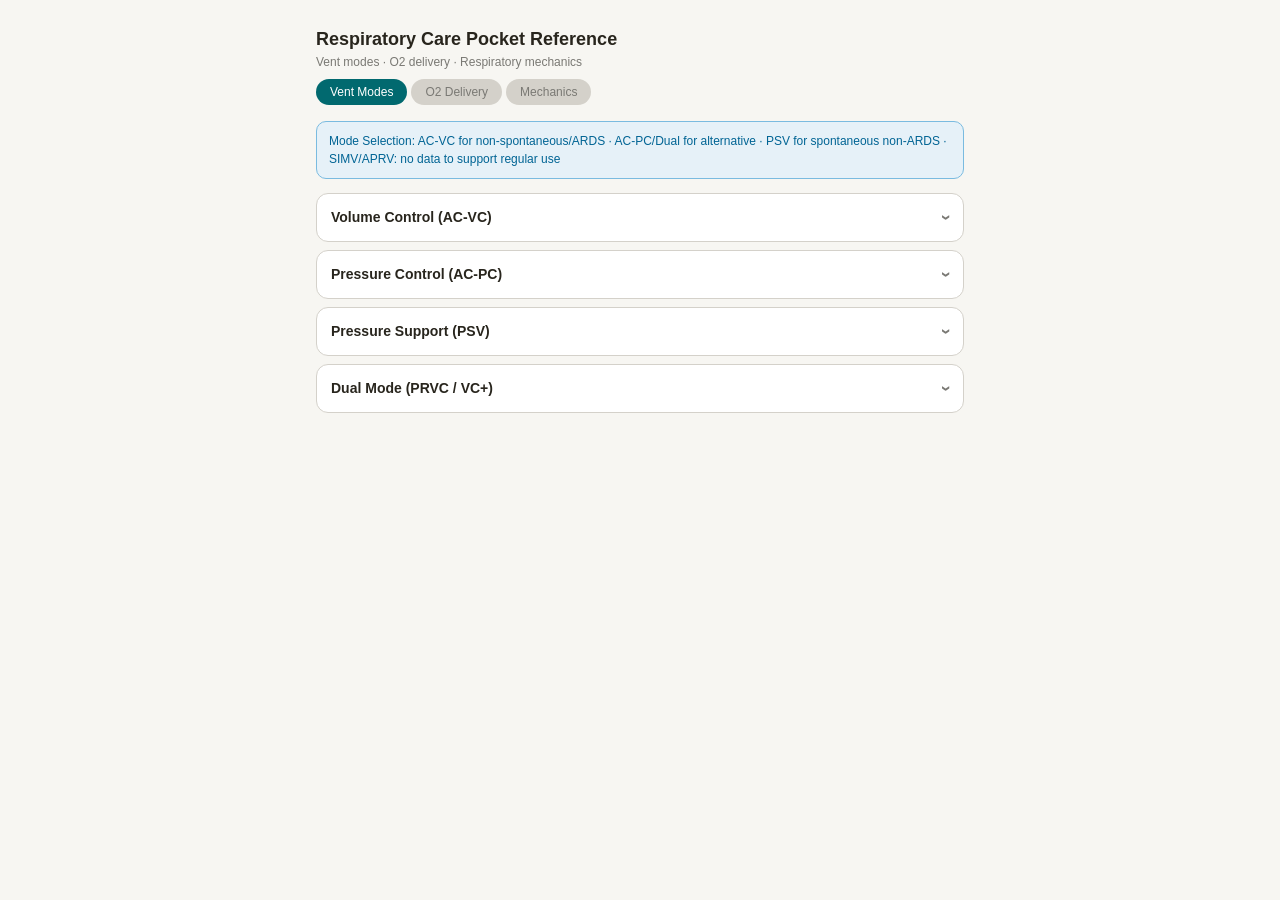
<file: resp-care.html>
<!DOCTYPE html>
<html lang="en">
<head>
<meta charset="UTF-8">
<meta name="viewport" content="width=device-width, initial-scale=1, viewport-fit=cover">
<title>Respiratory Care Pocket Reference</title>
<link rel="stylesheet" href="shared.css">
</head>
<body>
<div class="page">
  <div class="sticky-header">
    <h1>Respiratory Care Pocket Reference</h1>
    <p class="subtitle">Vent modes · O2 delivery · Respiratory mechanics</p>
  </div>
  <div class="tabs">
    <button class="tab-btn active" onclick="switchTab('modes',this)">Vent Modes</button>
    <button class="tab-btn" onclick="switchTab('o2',this)">O2 Delivery</button>
    <button class="tab-btn" onclick="switchTab('mechanics',this)">Mechanics</button>
  </div>

  <div id="tab-modes">
    <div class="notice notice-blue">Mode Selection: AC-VC for non-spontaneous/ARDS · AC-PC/Dual for alternative · PSV for spontaneous non-ARDS · SIMV/APRV: no data to support regular use</div>
    <script>
    const modes=[
      {name:"Volume Control (AC-VC)",controlled:"RR, VT, PEEP, FiO₂, Flow, I:E",init:"VT 6-8 mL/kg PBW · RR per pt · Ti 0.7-1s · FiO₂/PEEP per ARDSnet",pros:"Guaranteed MV; precise VT control",cons:"Fixed flow/Ti can worsen asynchrony; may over-deliver if compliance changes",notes:"Default for non-spontaneous or ARDS patients. Inspiratory pause (~0.3s) measures Pplat."},
      {name:"Pressure Control (AC-PC)",controlled:"RR, Pinsp, PEEP, FiO₂, I:E",init:"Pinsp 8-20 cmH₂O · RR per pt · Ti 0.7-0.85s · I:E 1:2 or 1:3",pros:"Avoids high PIPs; variable flow improves synchrony",cons:"VT not guaranteed; changes with compliance/resistance",notes:"Pplat = set Pinsp. Alarms: high pressure 5-10 above PIP."},
      {name:"Pressure Support (PSV)",controlled:"Pinsp (PS), PEEP, FiO₂",init:"SBT: Pinsp Δ5-10 cmH₂O (adjust for ETT size) · PEEP 5-8 · FiO₂ <0.5",pros:"Patient determines peak flow, VT, Ti — improved synchrony",cons:"No guaranteed MV; high PS → air trapping in COPD; fatigue risk",notes:"Flow cycled: ends when flow drops to ~25% of peak. Not equivalent to SBT unless confirmed."},
      {name:"Dual Mode (PRVC / VC+)",controlled:"Target VT with variable Pinsp",init:"Same as AC-VC for VT/RR; set Pinsp min/max range",pros:"Auto-adjusts Pinsp to hit target VT despite changing compliance and resistance",cons:"Can't distinguish ↑VT from ↑effort → may ↓Pinsp → runaway loop",notes:"Also called AutoFlow, PRVC. Active expiratory valve unlike AC-VC."},
    ];
    document.write(modes.map(m=>`<details class="card" style="margin-bottom:8px">
      <summary>${m.name}</summary>
      <div class="detail-body">
        <div class="row-kv"><span class="kv-key">Controlled</span><span class="kv-val">${m.controlled}</span></div>
        <div class="row-kv"><span class="kv-key">Init Settings</span><span class="kv-val" style="text-align:right">${m.init}</span></div>
        <div class="row-kv"><span class="kv-key pro">Pros</span><span class="kv-val pro">${m.pros}</span></div>
        <div class="row-kv"><span class="kv-key con">Cons</span><span class="kv-val con">${m.cons}</span></div>
        <div style="margin-top:8px;font-size:12px;color:var(--muted);border-left:2px solid var(--primary);padding-left:8px;font-style:italic">${m.notes}</div>
      </div></details>`).join(''));
    </script>
  </div>

  <div id="tab-o2" style="display:none">
    <script>
    const o2=[
      {name:"Nasal Cannula",fio2:"~24–44% (2-4% per LPM)",flow:"Up to 6 LPM",notes:"Humidify if >4 LPM; FiO₂ variable with minute ventilation"},
      {name:"Simple Face Mask",fio2:"35–50%",flow:"6-10 LPM",notes:"Minimum 6 LPM to prevent CO₂ rebreathing"},
      {name:"Non-Rebreather (NRB)",fio2:"60–95%",flow:"10-15 LPM",notes:"Limited if high respiratory drive; no WOB support"},
      {name:"High Flow NC (HFNC)",fio2:"Up to ~90%+",flow:"Adults start 40 LPM 100%",notes:"Heated/humidified; deadspace washout; small PEEP effect. May improve outcomes vs NIPPV in acute hypoxemic RF"},
      {name:"CPAP",fio2:"High (needs high-flow source)",flow:"Per device",notes:"Initial: 5-10 cmH₂O; adults up to 15; splints upper airway, increases lung volume"},
      {name:"NIV / BiPAP",fio2:"High (needs high-flow source)",flow:"Per device",notes:"IPAP = PS + PEEP; EPAP = PEEP. Start PS Δ5-8 / PEEP 5-10. Titrate ΔP up to 15. Risk: aspiration if not alert"},
    ];
    document.write(o2.map(d=>`<div class="card" style="margin-bottom:8px"><div class="card-body">
      <div style="font-weight:600;font-size:13px">${d.name}</div>
      <div style="display:flex;gap:16px;margin-top:4px;font-size:12px">
        <span><strong>FiO₂:</strong> ${d.fio2}</span><span><strong>Flow:</strong> ${d.flow}</span>
      </div>
      <div style="font-size:12px;color:var(--muted);border-left:2px solid var(--primary);padding-left:6px;margin-top:6px;font-style:italic">${d.notes}</div>
    </div></div>`).join(''));
    </script>
  </div>

  <div id="tab-mechanics" style="display:none">
    <script>
    const mech=[
      {p:"PEEP",t:">5 cmH₂O",m:"Pressure at end-expiration. Always set. Prevents alveolar derecruitment"},
      {p:"PIP",t:"<40 cmH₂O",m:"Peak Inspiratory Pressure. Reflects resistance + compliance"},
      {p:"Pplat",t:"<30 cmH₂O",m:"Plateau pressure — reflects alveolar pressure only. Measure via inspiratory pause (no flow)"},
      {p:"Driving Pressure (Pdr)",t:"<15 cmH₂O",m:"Pdr = Pplat − PEEP. Tidal stress marker. Mortality risk if >20"},
      {p:"Minute Ventilation (MV)",t:"~6-8 L/min",m:"MV = VT × RR. Normal 4-6; higher 8-14 in hypoxemic RF. Adjust for pCO₂ goal"},
      {p:"I:E Ratio",t:"1:2 or 1:3",m:"Normal. 1:4 or 1:5 for obstructive disease. I:E 1:1 → PEEPi + ↓CO"},
      {p:"Compliance (C)",t:"60-80 mL/cmH₂O",m:"C = VT / Pdr. ARDS <40"},
      {p:"Resistance (R)",t:"<10 cmH₂O/L/sec",m:"R = (PIP − Pplat) / flow. Concern if >15"},
    ];
    document.write(mech.map(m=>`<div class="card" style="margin-bottom:8px"><div class="card-body">
      <div style="display:flex;justify-content:space-between;align-items:center;gap:8px">
        <span style="font-weight:600;font-size:13px">${m.p}</span>
        <span class="badge">${m.t}</span>
      </div>
      <div style="font-size:12px;color:var(--muted);margin-top:4px">${m.m}</div>
    </div></div>`).join(''));
    </script>
  </div>
</div>
<script>
function switchTab(n,b){
  ['modes','o2','mechanics'].forEach(t=>document.getElementById('tab-'+t).style.display=(t===n)?'block':'none');
  document.querySelectorAll('.tab-btn').forEach(x=>x.classList.remove('active'));b.classList.add('active');
}
</script>
</body>
</html>
</file>
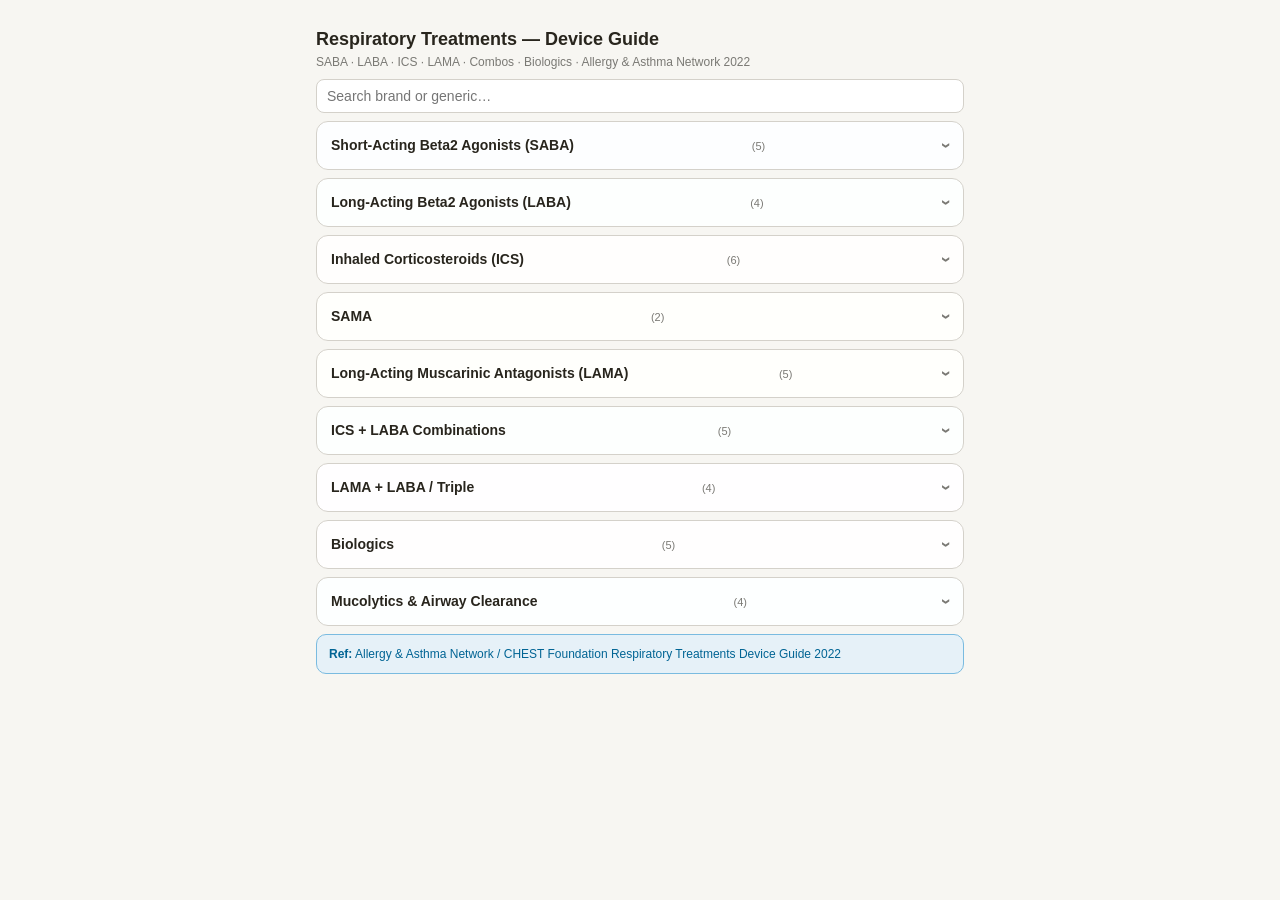
<file: respiratory-treatments.html>
<!DOCTYPE html>
<html lang="en">
<head>
<meta charset="UTF-8">
<meta name="viewport" content="width=device-width, initial-scale=1, viewport-fit=cover">
<title>Respiratory Treatments — Device Guide</title>
<link rel="stylesheet" href="shared.css">
</head>
<body>
<div class="page">
  <div class="sticky-header">
    <h1>Respiratory Treatments — Device Guide</h1>
    <p class="subtitle">SABA · LABA · ICS · LAMA · Combos · Biologics · Allergy &amp; Asthma Network 2022</p>
    <input id="search" type="text" placeholder="Search brand or generic…" oninput="filterDrugs()" style="width:100%;padding:8px 10px;border-radius:8px;border:1px solid var(--border);background:var(--surface);color:var(--text);font-size:14px;margin-top:8px">
  </div>

  <div id="drug-list"></div>

  <div class="notice notice-blue" style="margin-top:8px">
    <strong>Ref:</strong> Allergy &amp; Asthma Network / CHEST Foundation Respiratory Treatments Device Guide 2022
  </div>
</div>
<script>
const cats=[
  {name:"Short-Acting Beta2 Agonists (SABA)",color:"#EFF6FF",drugs:[
    {brand:"ProAir HFA / Digihaler",generic:"Albuterol",dosing:"90 mcg/puff, 1-2 puffs PRN",device:"MDI/DPI",note:"Rescue; onset 5 min, duration 3-6h"},
    {brand:"Ventolin HFA",generic:"Albuterol",dosing:"90 mcg/puff, 1-2 puffs q4-6h PRN",device:"MDI",note:""},
    {brand:"Albuterol Sulfate (generic)",generic:"Albuterol",dosing:"2.5 mg/3 mL q4-6h PRN",device:"Neb",note:"SVN; most common nebulized rescue"},
    {brand:"Xopenex HFA",generic:"Levalbuterol",dosing:"45 mcg/puff, 1-2 puffs q4-6h PRN",device:"MDI",note:"R-enantiomer of albuterol; less tachycardia"},
    {brand:"Duoneb",generic:"Albuterol/Ipratropium",dosing:"3 mg/0.5 mg q4-6h PRN",device:"Neb",note:"SABA+SAMA combo; greater bronchodilation"},
  ]},
  {name:"Long-Acting Beta2 Agonists (LABA)",color:"#EFFAF7",drugs:[
    {brand:"Arcapta Neohaler",generic:"Indacaterol",dosing:"75 mcg once daily",device:"DPI",note:"COPD only; onset 5 min"},
    {brand:"Brovana",generic:"Arformoterol",dosing:"15 mcg BID",device:"Neb",note:"Nebulized LABA; COPD maintenance"},
    {brand:"Serevent Diskus",generic:"Salmeterol",dosing:"50 mcg BID",device:"DPI",note:"Never alone in asthma without ICS (BBW)"},
    {brand:"Striverdi Respimat",generic:"Olodaterol",dosing:"2.5 mcg (2 puffs) daily",device:"SMI",note:"COPD only; 24h duration"},
  ]},
  {name:"Inhaled Corticosteroids (ICS)",color:"#FFF7ED",drugs:[
    {brand:"Arnuity Ellipta",generic:"Fluticasone furoate",dosing:"50-200 mcg daily",device:"DPI",note:"Once-daily; higher receptor affinity"},
    {brand:"Asmanex Twisthaler/HFA",generic:"Mometasone",dosing:"110-440 mcg daily or BID",device:"DPI/MDI",note:"Rinse mouth"},
    {brand:"Flovent HFA/Diskus",generic:"Fluticasone propionate",dosing:"44-500 mcg BID",device:"MDI/DPI",note:"Rinse mouth; high first-pass metabolism"},
    {brand:"Pulmicort Flexhaler",generic:"Budesonide",dosing:"90-360 mcg BID",device:"DPI",note:""},
    {brand:"Pulmicort Respules",generic:"Budesonide",dosing:"0.25-1 mg BID",device:"Neb",note:"Nebulized ICS; ICU/trach patients"},
    {brand:"QVAR RediHaler",generic:"Beclomethasone",dosing:"40-320 mcg BID",device:"MDI",note:"Breath-actuated; smaller particle size"},
  ]},
  {name:"SAMA",color:"#FEFCE8",drugs:[
    {brand:"Atrovent HFA",generic:"Ipratropium",dosing:"17 mcg/puff, 2 puffs QID",device:"MDI",note:"Peak effect 1-2h, duration 4-6h"},
    {brand:"Atrovent Neb",generic:"Ipratropium",dosing:"0.5 mg (2.5 mL) QID",device:"Neb",note:"SVN; mainstay in ICU/trach"},
  ]},
  {name:"Long-Acting Muscarinic Antagonists (LAMA)",color:"#FEFCE8",drugs:[
    {brand:"Incruse Ellipta",generic:"Umeclidinium",dosing:"62.5 mcg daily",device:"DPI",note:"Once-daily"},
    {brand:"Lonhala Magnair",generic:"Glycopyrrolate",dosing:"25 mcg BID",device:"Neb",note:"eFlow nebulizer required"},
    {brand:"Spiriva HandiHaler",generic:"Tiotropium",dosing:"18 mcg daily",device:"DPI",note:"Once-daily; landmark UPLIFT data"},
    {brand:"Spiriva Respimat",generic:"Tiotropium",dosing:"2.5 mcg (2 puffs) daily",device:"SMI",note:"Also asthma ≥6 yrs"},
    {brand:"Yupelri",generic:"Revefenacin",dosing:"175 mcg once daily",device:"Neb",note:"Once-daily nebulized LAMA"},
  ]},
  {name:"ICS + LABA Combinations",color:"#F0FDF4",drugs:[
    {brand:"Advair Diskus/HFA",generic:"Fluticasone/Salmeterol",dosing:"100-500/50 mcg BID",device:"DPI/MDI",note:"Generic available 2024"},
    {brand:"Breo Ellipta",generic:"Fluticasone furoate/Vilanterol",dosing:"100-200/25 mcg daily",device:"DPI",note:"Once-daily; COPD + asthma"},
    {brand:"Dulera",generic:"Mometasone/Formoterol",dosing:"100-200/5 mcg BID",device:"MDI",note:"Asthma ≥5 yrs"},
    {brand:"Symbicort",generic:"Budesonide/Formoterol",dosing:"80-160/4.5 mcg 1-2 puffs BID",device:"MDI",note:"MART strategy; COPD + asthma"},
    {brand:"Airsupra",generic:"Budesonide/Albuterol",dosing:"80/180 mcg 2 puffs PRN",device:"MDI",note:"ICS+SABA rescue; FDA 2023"},
  ]},
  {name:"LAMA + LABA / Triple",color:"#FAF5FF",drugs:[
    {brand:"Anoro Ellipta",generic:"Umeclidinium/Vilanterol",dosing:"62.5/25 mcg daily",device:"DPI",note:"COPD; once-daily"},
    {brand:"Stiolto Respimat",generic:"Tiotropium/Olodaterol",dosing:"2.5/2.5 mcg daily",device:"SMI",note:"COPD; once-daily"},
    {brand:"Trelegy Ellipta",generic:"FF/Umeclidinium/Vilanterol",dosing:"100/62.5/25 mcg daily",device:"DPI",note:"Triple; COPD + asthma Step 5; once-daily"},
    {brand:"Breztri Aerosphere",generic:"BUD/Glycopyrrolate/Formoterol",dosing:"160/9/4.8 mcg BID",device:"MDI",note:"Triple; COPD; BID"},
  ]},
  {name:"Biologics",color:"#FFF1F5",drugs:[
    {brand:"Dupixent",generic:"Dupilumab",dosing:"300 mg q2w SC",device:"SC",note:"Anti-IL-4/13; T2 asthma, COPD (eos ≥300)"},
    {brand:"Nucala",generic:"Mepolizumab",dosing:"100 mg q4w SC",device:"SC",note:"Anti-IL-5; asthma + COPD eos ≥300 (2025)"},
    {brand:"Fasenra",generic:"Benralizumab",dosing:"30 mg q4-8w SC",device:"SC",note:"Anti-IL-5Rα; eosinophil depletion"},
    {brand:"Tezspire",generic:"Tezepelumab",dosing:"210 mg q4w SC",device:"SC",note:"Anti-TSLP; any T2 phenotype"},
    {brand:"Xolair",generic:"Omalizumab",dosing:"Weight/IgE-based SC",device:"SC",note:"Anti-IgE; allergic asthma"},
  ]},
  {name:"Mucolytics & Airway Clearance",color:"#F0FFFE",drugs:[
    {brand:"Mucomyst",generic:"Acetylcysteine (NAC)",dosing:"3-5 mL of 20% solution q4-8h",device:"Neb",note:"Precede with bronchodilator; can cause bronchospasm"},
    {brand:"Hypertonic Saline 3%",generic:"Sodium chloride 3%",dosing:"4 mL BID-QID",device:"Neb",note:"Non-CF bronchiectasis; precede with SABA"},
    {brand:"Hypertonic Saline 7%",generic:"Sodium chloride 7%",dosing:"4 mL BID",device:"Neb",note:"CF; also non-CF bronchiectasis"},
    {brand:"Pulmozyme",generic:"Dornase alfa",dosing:"2.5 mg once daily",device:"Neb",note:"CF-specific; reduces sputum viscosity"},
  ]},
];

function renderAll(filter='') {
  const q = filter.toLowerCase();
  const list = document.getElementById('drug-list');
  list.innerHTML = cats.map(cat => {
    const drugs = q ? cat.drugs.filter(d => d.brand.toLowerCase().includes(q) || d.generic.toLowerCase().includes(q) || d.note.toLowerCase().includes(q)) : cat.drugs;
    if (!drugs.length) return '';
    return `<details class="card" style="margin-bottom:8px" ${q?'open':''}>
      <summary style="background:${cat.color}20">${cat.name} <span style="font-size:11px;color:var(--muted);font-weight:400">(${drugs.length})</span></summary>
      <div class="detail-body">${drugs.map(d=>`
        <div style="padding:8px 0;border-bottom:1px solid var(--border)">
          <div style="display:flex;align-items:baseline;justify-content:space-between;gap:8px">
            <span style="font-weight:600;font-size:13px">${d.brand}</span>
            <span class="badge" style="font-size:10px;flex-shrink:0">${d.device}</span>
          </div>
          <div style="font-size:12px;color:var(--muted)">${d.generic}</div>
          <div style="font-size:12px;margin-top:2px">${d.dosing}</div>
          ${d.note?`<div style="font-size:11px;color:var(--muted);border-left:2px solid var(--primary);padding-left:6px;margin-top:4px">${d.note}</div>`:''}
        </div>`).join('')}
      </div>
    </details>`;
  }).join('');
}
function filterDrugs() { renderAll(document.getElementById('search').value); }
renderAll();
</script>
</body>
</html>
</file>
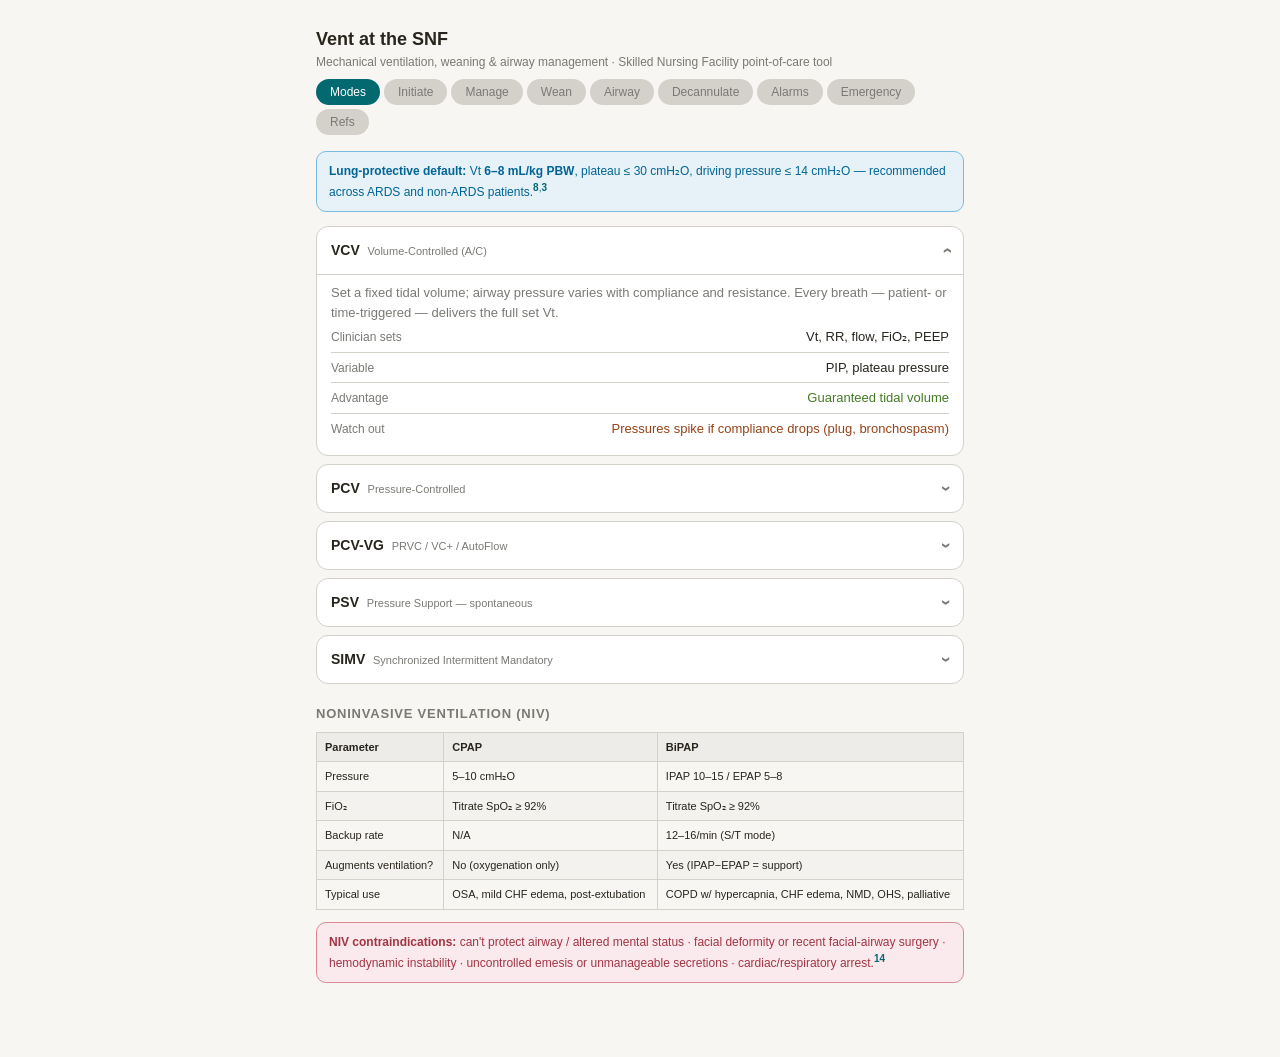
<file: vent-snf.html>
<!DOCTYPE html>
<html lang="en">
<head>
<meta charset="UTF-8">
<meta name="viewport" content="width=device-width, initial-scale=1, viewport-fit=cover">
<title>Vent at the SNF — Management &amp; Weaning</title>
<link rel="stylesheet" href="shared.css">
<style>
  /* page-local helpers, built on shared.css tokens */
  .lead { font-size:13px; color:var(--muted); margin-bottom:12px; }
  .calc-field { margin-bottom:10px; }
  .calc-field label { display:block; font-size:12px; color:var(--muted); margin-bottom:2px; font-weight:600; }
  .calc-field input, .calc-field select { width:100%; padding:9px 10px; border-radius:8px; border:1px solid var(--border); background:var(--surface); color:var(--text); font-size:14px; }
  .seg { display:flex; gap:4px; margin-bottom:10px; }
  .seg button { flex:1; padding:8px; border-radius:8px; border:1px solid var(--border); background:var(--surface); color:var(--muted); font-size:13px; font-weight:600; cursor:pointer; }
  .seg button.on { background:var(--primary); color:#fff; border-color:var(--primary); }
  .out-grid { display:grid; grid-template-columns:1fr 1fr; gap:8px; margin-top:4px; }
  .out-box { background:var(--primary-light); border:1px solid var(--primary); border-radius:10px; padding:10px 12px; text-align:center; }
  .out-box .n { font-size:22px; font-weight:800; color:var(--primary); line-height:1.1; }
  .out-box .l { font-size:11px; color:var(--muted); margin-top:3px; }
  .subhead { font-size:14px; font-weight:700; color:var(--text); margin:16px 0 6px; }
  .ref-num { color:var(--primary); font-weight:700; }
  sup a { color:var(--primary); text-decoration:none; font-weight:600; font-size:10px; }
  .mode-name { font-weight:700; font-size:14px; color:var(--text); }
  .mode-tag { font-size:11px; color:var(--muted); font-weight:500; }
  ul.tight { margin:6px 0 0 0; padding-left:18px; }
  ul.tight li { font-size:12.5px; color:var(--text); margin-bottom:4px; line-height:1.45; }
  ul.tight li b { color:var(--text); }
  .klist .row-kv .kv-val { max-width:62%; }
  .footer-note { font-size:11px; color:var(--faint); margin-top:20px; line-height:1.5; text-align:center; }
</style>
</head>
<body>
<div class="page">
  <div class="sticky-header">
    <h1>Vent at the SNF</h1>
    <p class="subtitle">Mechanical ventilation, weaning &amp; airway management · Skilled Nursing Facility point-of-care tool</p>
  </div>

  <div class="tabs">
    <button class="tab-btn active" onclick="switchTab('modes',this)">Modes</button>
    <button class="tab-btn" onclick="switchTab('init',this)">Initiate</button>
    <button class="tab-btn" onclick="switchTab('manage',this)">Manage</button>
    <button class="tab-btn" onclick="switchTab('wean',this)">Wean</button>
    <button class="tab-btn" onclick="switchTab('airway',this)">Airway</button>
    <button class="tab-btn" onclick="switchTab('decan',this)">Decannulate</button>
    <button class="tab-btn" onclick="switchTab('trouble',this)">Alarms</button>
    <button class="tab-btn" onclick="switchTab('emerg',this)">Emergency</button>
    <button class="tab-btn" onclick="switchTab('refs',this)">Refs</button>
  </div>

  <!-- ============ MODES ============ -->
  <div id="tab-modes">
    <div class="notice notice-blue">
      <strong>Lung-protective default:</strong> Vt <strong>6–8 mL/kg PBW</strong>, plateau ≤ 30 cmH₂O, driving pressure ≤ 14 cmH₂O — recommended across ARDS and non-ARDS patients.<sup><a href="#r8">8</a></sup><sup>,</sup><sup><a href="#r3">3</a></sup>
    </div>

    <details class="card" open>
      <summary><span><span class="mode-name">VCV</span> &nbsp;<span class="mode-tag">Volume-Controlled (A/C)</span></span></summary>
      <div class="detail-body">
        <p style="margin-top:8px">Set a fixed tidal volume; airway pressure varies with compliance and resistance. Every breath — patient- or time-triggered — delivers the full set Vt.</p>
        <div class="row-kv"><span class="kv-key">Clinician sets</span><span class="kv-val">Vt, RR, flow, FiO₂, PEEP</span></div>
        <div class="row-kv"><span class="kv-key">Variable</span><span class="kv-val">PIP, plateau pressure</span></div>
        <div class="row-kv"><span class="kv-key">Advantage</span><span class="kv-val pro">Guaranteed tidal volume</span></div>
        <div class="row-kv"><span class="kv-key">Watch out</span><span class="kv-val con">Pressures spike if compliance drops (plug, bronchospasm)</span></div>
      </div>
    </details>

    <details class="card">
      <summary><span><span class="mode-name">PCV</span> &nbsp;<span class="mode-tag">Pressure-Controlled</span></span></summary>
      <div class="detail-body">
        <p style="margin-top:8px">Set an inspiratory pressure; decelerating flow, Vt varies with mechanics.</p>
        <div class="row-kv"><span class="kv-key">Clinician sets</span><span class="kv-val">Insp pressure, RR, Ti (or I:E), FiO₂, PEEP</span></div>
        <div class="row-kv"><span class="kv-key">Variable</span><span class="kv-val">Tidal volume, flow</span></div>
        <div class="row-kv"><span class="kv-key">Advantage</span><span class="kv-val pro">Caps peak pressure; better gas distribution</span></div>
        <div class="row-kv"><span class="kv-key">Watch out</span><span class="kv-val con">Vt not guaranteed — monitor closely</span></div>
      </div>
    </details>

    <details class="card">
      <summary><span><span class="mode-name">PCV-VG</span> &nbsp;<span class="mode-tag">PRVC / VC+ / AutoFlow</span></span></summary>
      <div class="detail-body">
        <p style="margin-top:8px">Decelerating-flow breaths with a volume target; ventilator auto-adjusts inspiratory pressure breath-to-breath to hit the set Vt.</p>
        <div class="row-kv"><span class="kv-key">Clinician sets</span><span class="kv-val">Target Vt, RR, Ti, FiO₂, PEEP, Pmax</span></div>
        <div class="row-kv"><span class="kv-key">Variable</span><span class="kv-val">Insp pressure (auto)</span></div>
        <div class="row-kv"><span class="kv-key">Advantage</span><span class="kv-val pro">Consistent Vt, adapts to compliance</span></div>
        <div class="row-kv"><span class="kv-key">Watch out</span><span class="kv-val con">Can mask worsening mechanics — set Pmax appropriately</span></div>
      </div>
    </details>

    <details class="card">
      <summary><span><span class="mode-name">PSV</span> &nbsp;<span class="mode-tag">Pressure Support — spontaneous</span></span></summary>
      <div class="detail-body">
        <p style="margin-top:8px">Patient triggers every breath; set pressure augments each effort, flow-cycled to expiration. The workhorse weaning mode.</p>
        <div class="row-kv"><span class="kv-key">Clinician sets</span><span class="kv-val">PS level, FiO₂, PEEP</span></div>
        <div class="row-kv"><span class="kv-key">Variable</span><span class="kv-val">Vt, RR, Ti, flow</span></div>
        <div class="row-kv"><span class="kv-key">Advantage</span><span class="kv-val pro">Patient-driven; muscle conditioning; weaning</span></div>
        <div class="row-kv"><span class="kv-key">Watch out</span><span class="kv-val con">No guaranteed minute ventilation — set apnea backup</span></div>
      </div>
    </details>

    <details class="card">
      <summary><span><span class="mode-name">SIMV</span> &nbsp;<span class="mode-tag">Synchronized Intermittent Mandatory</span></span></summary>
      <div class="detail-body">
        <p style="margin-top:8px">Set mandatory breaths synchronized to effort; spontaneous breaths between (± PS). Weaning by dropping the rate is <b>less preferred</b> than PSV/TC trials — may prolong weaning.<sup><a href="#r7">7</a></sup></p>
        <div class="row-kv"><span class="kv-key">Clinician sets</span><span class="kv-val">Mandatory RR, Vt/pressure, PS, FiO₂, PEEP</span></div>
        <div class="row-kv"><span class="kv-key">Variable</span><span class="kv-val">Total RR, spontaneous Vt</span></div>
      </div>
    </details>

    <h2>Noninvasive Ventilation (NIV)</h2>
    <div style="overflow-x:auto">
    <table class="tbl">
      <thead><tr><th>Parameter</th><th>CPAP</th><th>BiPAP</th></tr></thead>
      <tbody>
        <tr><td>Pressure</td><td>5–10 cmH₂O</td><td>IPAP 10–15 / EPAP 5–8</td></tr>
        <tr><td>FiO₂</td><td>Titrate SpO₂ ≥ 92%</td><td>Titrate SpO₂ ≥ 92%</td></tr>
        <tr><td>Backup rate</td><td>N/A</td><td>12–16/min (S/T mode)</td></tr>
        <tr><td>Augments ventilation?</td><td>No (oxygenation only)</td><td>Yes (IPAP−EPAP = support)</td></tr>
        <tr><td>Typical use</td><td>OSA, mild CHF edema, post-extubation</td><td>COPD w/ hypercapnia, CHF edema, NMD, OHS, palliative</td></tr>
      </tbody>
    </table>
    </div>
    <div class="notice notice-red" style="margin-top:12px;background:var(--red-bg);border:1px solid #D98A93;color:var(--red)">
      <strong>NIV contraindications:</strong> can't protect airway / altered mental status · facial deformity or recent facial-airway surgery · hemodynamic instability · uncontrolled emesis or unmanageable secretions · cardiac/respiratory arrest.<sup><a href="#r14">14</a></sup>
    </div>
  </div>

  <!-- ============ INITIATE ============ -->
  <div id="tab-init" style="display:none">
    <p class="lead">Set tidal volume on <strong>predicted body weight (PBW)</strong>, never actual weight. ARDSNet equation.<sup><a href="#r9">9</a></sup></p>

    <div class="card"><div class="card-body">
      <h3>PBW &amp; Tidal-Volume Calculator</h3>
      <div class="seg" style="margin-top:8px">
        <button id="sex-m" class="on" onclick="setSex('m')">Male</button>
        <button id="sex-f" onclick="setSex('f')">Female</button>
      </div>
      <div class="seg" style="margin-bottom:8px">
        <button id="unit-cm" class="on" onclick="setUnit('cm')">cm</button>
        <button id="unit-in" onclick="setUnit('in')">inches</button>
      </div>
      <div class="calc-field">
        <label id="ht-label">Height (cm)</label>
        <input id="ht" type="number" inputmode="decimal" placeholder="e.g. 175" oninput="calcPBW()">
      </div>
      <div class="out-grid">
        <div class="out-box"><div class="n" id="pbw-out">—</div><div class="l">PBW (kg)</div></div>
        <div class="out-box"><div class="n" id="vt6-out">—</div><div class="l">Vt @ 6 mL/kg</div></div>
      </div>
      <div class="out-grid" style="margin-top:8px">
        <div class="out-box"><div class="n" id="vt7-out">—</div><div class="l">Vt @ 7 mL/kg</div></div>
        <div class="out-box"><div class="n" id="vt8-out">—</div><div class="l">Vt @ 8 mL/kg</div></div>
      </div>
      <p style="margin-top:8px;font-size:11.5px">Male PBW = 50 + 0.91 × (cm − 152.4) · Female PBW = 45.5 + 0.91 × (cm − 152.4)</p>
    </div></div>

    <div class="card" style="margin-top:8px"><div class="card-body">
      <h3>Typical Initial Settings</h3>
      <div class="row-kv"><span class="kv-key">Mode</span><span class="kv-val">A/C (VCV or PCV-VG)</span></div>
      <div class="row-kv"><span class="kv-key">Tidal volume</span><span class="kv-val">6–8 mL/kg PBW</span></div>
      <div class="row-kv"><span class="kv-key">Rate</span><span class="kv-val">12–16/min (match minute ventilation)</span></div>
      <div class="row-kv"><span class="kv-key">PEEP</span><span class="kv-val">5 cmH₂O (titrate to oxygenation)</span></div>
      <div class="row-kv"><span class="kv-key">FiO₂</span><span class="kv-val">Start 40–100%, wean to SpO₂ ≥ 92%</span></div>
      <div class="row-kv"><span class="kv-key">Plateau target</span><span class="kv-val">≤ 30 cmH₂O</span></div>
      <div class="row-kv"><span class="kv-key">Driving pressure</span><span class="kv-val">≤ 14 cmH₂O</span></div>
    </div></div>

    <h2>Quick Reference — Vt by Height</h2>
    <div style="overflow-x:auto">
    <table class="tbl">
      <thead><tr><th>Height</th><th>PBW ♂</th><th>PBW ♀</th><th>6 mL/kg</th><th>8 mL/kg</th></tr></thead>
      <tbody>
        <tr><td>5'0" (152)</td><td>50</td><td>45.5</td><td>273–300</td><td>364–400</td></tr>
        <tr><td>5'3" (160)</td><td>57</td><td>52.4</td><td>314–342</td><td>419–456</td></tr>
        <tr><td>5'6" (168)</td><td>64</td><td>59.7</td><td>358–382</td><td>478–512</td></tr>
        <tr><td>5'9" (175)</td><td>71</td><td>66</td><td>396–426</td><td>528–568</td></tr>
      </tbody>
    </table>
    </div>

    <div class="notice notice-amber" style="margin-top:12px">
      <strong>Special population:</strong> spinal cord injury may need <em>higher</em> Vt (up to 15–25 mL/kg IBW) per SCI-specific guidance — this differs from standard lung-protective targets.<sup><a href="#r21">21</a></sup>
    </div>
  </div>

  <!-- ============ MANAGE ============ -->
  <div id="tab-manage" style="display:none">
    <p class="lead">Daily maintenance, VAP prevention, and the mechanics you monitor every shift.</p>

    <div class="card"><div class="card-body">
      <h3>VAP / VAE Prevention Bundle<sup><a href="#r2">2</a></sup></h3>
      <ul class="tight">
        <li>Head of bed elevated <b>30–45°</b></li>
        <li>Daily readiness assessment + spontaneous awakening / breathing trials</li>
        <li>Minimize sedation (avoid benzodiazepines where possible)</li>
        <li>Oral care with regular antiseptic; subglottic suction if available</li>
        <li>Maintain cuff pressure <b>20–30 cmH₂O</b> to limit micro-aspiration</li>
        <li>Early mobilization; VTE and stress-ulcer prophylaxis per protocol</li>
      </ul>
    </div></div>

    <div class="card" style="margin-top:8px"><div class="card-body">
      <h3>Humidification</h3>
      <ul class="tight">
        <li>All trach patients need airway humidification — the trach bypasses the nose</li>
        <li><b>On vent:</b> heated humidifier preferred for prolonged use, or HME</li>
        <li><b>On trach collar:</b> heated aerosol or large-volume nebulizer</li>
        <li><b>Avoid HME</b> with thick/copious secretions, high minute ventilation, or temp &lt; 32°C</li>
        <li>Inadequate humidification → mucus plugging (can be rapidly fatal)</li>
      </ul>
    </div></div>

    <div class="card" style="margin-top:8px"><div class="card-body">
      <h3>Auto-PEEP (Intrinsic PEEP)</h3>
      <p style="margin-top:6px"><b>Suspect:</b> air trapping, expiratory flow not reaching zero, trigger difficulty, hemodynamic compromise. Common in COPD/asthma, high RR, high Vt, short expiratory time.</p>
      <ul class="tight">
        <li>Reduce RR (lengthen expiratory time)</li>
        <li>Reduce tidal volume</li>
        <li>Increase inspiratory flow (shortens Ti)</li>
        <li>Treat bronchospasm (bronchodilators)</li>
        <li>Apply external PEEP ≤ 80% of measured auto-PEEP to ease triggering</li>
      </ul>
    </div></div>

    <div class="card" style="margin-top:8px"><div class="card-body">
      <h3>Recommended Alarm Settings</h3>
      <div class="row-kv"><span class="kv-key">High pressure</span><span class="kv-val">10 above usual PIP (≤ 40 cmH₂O)</span></div>
      <div class="row-kv"><span class="kv-key">Low pressure</span><span class="kv-val">5 below usual PIP</span></div>
      <div class="row-kv"><span class="kv-key">High / low exhaled Vt</span><span class="kv-val">120% / 80% of target</span></div>
      <div class="row-kv"><span class="kv-key">High RR</span><span class="kv-val">10 above baseline (or &gt; 35)</span></div>
      <div class="row-kv"><span class="kv-key">Apnea</span><span class="kv-val">20 seconds</span></div>
      <div class="row-kv"><span class="kv-key">Minute ventilation</span><span class="kv-val">± 20–30% of baseline</span></div>
      <div class="row-kv"><span class="kv-key">Low SpO₂</span><span class="kv-val">&lt; 90% (or patient-specific)</span></div>
    </div></div>
  </div>

  <!-- ============ WEAN ============ -->
  <div id="tab-wean" style="display:none">
    <div class="notice notice-blue">
      <strong>Best evidence:</strong> progressive <strong>tracheostomy-collar trials</strong> beat gradual PS reduction in prolonged MV — shorter weaning &amp; higher success (Jubran, JAMA 2013).<sup><a href="#r22">22</a></sup> Use a <strong>protocol</strong> over physician judgment alone.<sup><a href="#r1">1</a></sup>
    </div>

    <h2>Daily Readiness Screen</h2>
    <p style="font-size:12px;color:var(--muted);margin-bottom:10px">Tap each criterion that is met. All must be met to advance.</p>
    <div id="screen-list"></div>
    <div id="screen-result" class="result-notmet">Tap each criterion that is met</div>
    <button class="btn-reset" onclick="resetScreen()">Reset</button>

    <h2>RSBI Calculator</h2>
    <div class="card"><div class="card-body">
      <p style="margin-bottom:8px;font-size:12.5px">RSBI = RR ÷ Vt (L), measured on minimal support / unassisted breathing.</p>
      <div class="calc-field"><label>Respiratory rate (breaths/min)</label><input id="rsbi-rr" type="number" inputmode="decimal" placeholder="e.g. 24" oninput="calcRSBI()"></div>
      <div class="calc-field"><label>Tidal volume (mL)</label><input id="rsbi-vt" type="number" inputmode="decimal" placeholder="e.g. 380" oninput="calcRSBI()"></div>
      <div class="score-box" style="margin-top:4px;margin-bottom:0">
        <div class="score-num" id="rsbi-out">—</div>
        <div class="score-label">RSBI (breaths/min/L)</div>
        <div class="score-interp" id="rsbi-interp"></div>
      </div>
      <p style="margin-top:8px;font-size:11.5px">≤ 105 favors an SBT attempt (sens ~0.83, spec ~0.58 — permissive screen, not pass/fail).<sup><a href="#r9b">9b</a></sup> In COPD, a threshold of ≤ 85 performs better.<sup><a href="#r16b">16b</a></sup></p>
    </div></div>

    <h2>Spontaneous Breathing Trial</h2>
    <div class="card"><div class="card-body">
      <h3>Method (pick one)</h3>
      <ul class="tight">
        <li><b>PSV 5–8 cmH₂O</b>, PEEP 0–5, FiO₂ ≤ 0.40 — preferred for initial SBT<sup><a href="#r1">1</a></sup></li>
        <li><b>Trach collar</b> with humidified O₂, FiO₂ ≤ 0.40</li>
        <li><b>CPAP</b> 5 cmH₂O, FiO₂ ≤ 0.40</li>
      </ul>
      <div class="row-kv" style="margin-top:8px"><span class="kv-key">Duration</span><span class="kv-val">30–120 minutes</span></div>
    </div></div>

    <div class="card" style="margin-top:8px"><div class="card-body">
      <h3>SBT / Trial Failure — stop &amp; resume support</h3>
      <div class="row-kv"><span class="kv-key">RR</span><span class="kv-val">&gt; 35/min for &gt; 5 min</span></div>
      <div class="row-kv"><span class="kv-key">SpO₂</span><span class="kv-val">&lt; 90% despite adequate FiO₂</span></div>
      <div class="row-kv"><span class="kv-key">HR</span><span class="kv-val">&gt; 140 or sustained Δ &gt; 20%</span></div>
      <div class="row-kv"><span class="kv-key">SBP</span><span class="kv-val">&lt; 90 or &gt; 180 mmHg</span></div>
      <div class="row-kv"><span class="kv-key">Work of breathing</span><span class="kv-val">Accessory muscle use, paradox</span></div>
      <div class="row-kv"><span class="kv-key">Patient</span><span class="kv-val">Anxiety, diaphoresis, agitation</span></div>
    </div></div>

    <h2>Progressive Trach-Collar Trials (preferred)</h2>
    <div class="card"><div class="card-body">
      <div class="row-kv"><span class="kv-key">Step 1</span><span class="kv-val">30–60 min × 2/day, humidified O₂ to SpO₂ ≥ 92%</span></div>
      <div class="row-kv"><span class="kv-key">Step 2</span><span class="kv-val">↑ 30–60 min/trial; ≥ 2 h full rest between; vent overnight</span></div>
      <div class="row-kv"><span class="kv-key">Step 3</span><span class="kv-val">At 4–6 h, consolidate to one longer daily trial</span></div>
      <div class="row-kv"><span class="kv-key">Milestone</span><span class="kv-val">≥ 12 h spontaneous × 2 consecutive days</span></div>
      <div class="row-kv"><span class="kv-key">Then</span><span class="kv-val">Advance toward 24-h ventilator-free</span></div>
    </div></div>

    <div class="card" style="margin-top:8px"><div class="card-body">
      <h3>Gradual PS Reduction (alternative)</h3>
      <p style="margin-top:6px">↓ PS by <b>2 cmH₂O q12–24 h</b> as tolerated → target PS 5–8 cmH₂O → transition to trach-collar trials. Consider for patients anxious about disconnection. SIMV rate-reduction is least preferred.</p>
    </div></div>

    <div class="notice notice-amber" style="margin-top:12px">
      <strong>Diaphragm ultrasound (adjunct):</strong> thickening fraction cutoff ~30–36% and excursion ≥ 10–14 mm predict success; useful when diaphragm dysfunction is suspected (≈29% of ventilated patients).<sup><a href="#r12">12</a></sup>
    </div>
  </div>

  <!-- ============ AIRWAY ============ -->
  <div id="tab-airway" style="display:none">
    <p class="lead">Tracheostomy care, suctioning, cuff and speaking-valve management.</p>

    <div class="card"><div class="card-body">
      <h3>Trach Care Schedule</h3>
      <div class="row-kv"><span class="kv-key">Cuff pressure</span><span class="kv-val">q8–12 h · keep 20–30 cmH₂O</span></div>
      <div class="row-kv"><span class="kv-key">Inner cannula</span><span class="kv-val">q8 h &amp; PRN · disposable preferred</span></div>
      <div class="row-kv"><span class="kv-key">Stoma care</span><span class="kv-val">Daily · saline, keep dry, assess skin</span></div>
      <div class="row-kv"><span class="kv-key">Tube change</span><span class="kv-val">q4–6 wk · first change by experienced clinician</span></div>
      <div class="row-kv"><span class="kv-key">Ties/holder</span><span class="kv-val">Check q shift · 1–2 finger breadths</span></div>
      <div class="row-kv"><span class="kv-key">Suction</span><span class="kv-val">PRN, not scheduled · closed in-line</span></div>
    </div></div>

    <div class="card" style="margin-top:8px"><div class="card-body">
      <h3>Suctioning Best Practice</h3>
      <ul class="tight">
        <li>Indication-based, not routine (audible/visible secretions, rhonchi, weak cough, SpO₂ drop, distress)</li>
        <li>Closed in-line preferred — preserves PEEP/FiO₂, lowers infection risk</li>
        <li>Pre-oxygenate 100% O₂ × 30–60 s; suction on withdrawal only</li>
        <li>Limit each pass to <b>10–15 s</b>; catheter ≤ ½ the trach inner diameter</li>
        <li>Routine saline instillation <b>not</b> recommended</li>
      </ul>
    </div></div>

    <div class="card" style="margin-top:8px"><div class="card-body">
      <h3>Cuff Management</h3>
      <ul class="tight">
        <li>Inflated during mechanical ventilation to maintain seal</li>
        <li>Deflated for speaking valve, capping, upper-airway patency checks</li>
        <li>Manometer target <b>20–30 cmH₂O</b>; &lt; 20 → aspiration/leak; &gt; 30 → mucosal ischemia, stenosis</li>
        <li>Suction above cuff + oropharynx before deflation</li>
      </ul>
    </div></div>

    <div class="card" style="margin-top:8px"><div class="card-body">
      <h3>Speaking Valve (Passy-Muir)</h3>
      <div class="notice notice-red" style="margin:6px 0;background:var(--red-bg);border:1px solid #D98A93;color:var(--red)">
        <strong>Never place with the cuff inflated</strong> — creates a complete airway obstruction. Cuff must be <em>fully deflated</em>.
      </div>
      <p style="font-weight:600;font-size:12.5px;color:var(--text);margin-top:6px">Prerequisites</p>
      <ul class="tight">
        <li>Cuff fully deflated &amp; tolerated without desaturation</li>
        <li>No complete upper-airway obstruction</li>
        <li>Adequate consciousness &amp; manageable secretions</li>
      </ul>
      <p style="font-weight:600;font-size:12.5px;color:var(--text);margin-top:8px">Benefits</p>
      <ul class="tight">
        <li>Restores voice; restores subglottic pressure (may reduce aspiration)</li>
        <li>Improves cough, smell/taste; may facilitate weaning</li>
      </ul>
      <p style="margin-top:8px;font-size:12px">Start 15–30 min trials; remove immediately for distress, stridor, or desaturation.</p>
    </div></div>

    <h2>Capping Trials — HVLP Cuffed Tubes</h2>
    <div class="notice notice-red" style="background:var(--red-bg);border:1px solid #D98A93;color:var(--red)">
      <strong>Core safety rule:</strong> NEVER cap a trach with the cuff inflated — the cap blocks the tube and the cuff seals the trachea, leaving no route for air. <strong>Fully deflate the cuff</strong> (confirm 0 cmH₂O) before any cap, speaking valve, or finger-occlusion test.
    </div>

    <div class="card"><div class="card-body">
      <h3>Why HVLP cuffs confound capping</h3>
      <p style="margin-top:6px">High-volume, low-pressure (HVLP) PVC cuffs (Shiley LPC, Portex) rest wider than the trachea. Deflated, the excess material can't retract — it folds, wrinkles and bunches around the shaft, adding <b>significant, unpredictable airway resistance</b>.</p>
      <ul class="tight">
        <li>Bench data: deflated HVLP cuffs produce tracheal pressure drops up to <b>3.4–4.2 kPa at 60 L/min</b> vs negligible for uncuffed tubes<sup><a href="#r23">23</a></sup></li>
        <li>Three deformation modes — sail-like, folding-over, tightening — vary by maker and tube size</li>
        <li><b>Clinical trap:</b> a patient may fail capping from cuff-material resistance, not true upper-airway obstruction or inadequate reserve</li>
      </ul>
      <p style="margin-top:8px;font-size:12px">Contrast with tight-to-shaft (TTS) cuffs (Bivona), which retract flush when deflated. TTS or uncuffed tubes are preferred for capping/decannulation.<sup><a href="#r24">24</a></sup> AAO-HNS: the tube during a capping trial should be <em>uncuffed</em> and may need downsizing.<sup><a href="#r8b">8b</a></sup></p>
    </div></div>

    <div class="card" style="margin-top:8px"><div class="card-body">
      <h3>Prep before any capping trial</h3>
      <div class="row-kv"><span class="kv-key">1 · Downsize</span><span class="kv-val">Smallest HVLP tube (ID ≤ 6 mm); fenestrated if available; hold ≥ 24 h</span></div>
      <div class="row-kv"><span class="kv-key">2 · Deflate cuff</span><span class="kv-val">Suction above cuff first; confirm 0 cmH₂O; tolerate ≥ 12 h</span></div>
      <div class="row-kv"><span class="kv-key">3 · Occlusion test</span><span class="kv-val">Finger-occlude 5 min (cuff down) to screen airflow</span></div>
    </div></div>
    <div class="notice notice-amber" style="margin-top:8px">
      <strong>Occlusion test fails</strong> (stridor, distress, can't phonate) → do NOT cap. Order bronchoscopy/laryngoscopy for stenosis, granulation, tracheomalacia, cord dysfunction, suprastomal or tube-related obstruction. If the <em>only</em> cause is deflated cuff material and the upper airway is patent → go to Pathway B or obtain a TTS/uncuffed tube.
    </div>

    <div class="seg" style="margin-top:14px">
      <button id="cap-a" onclick="setCap('a')">Pathway A · Modified Cap</button>
      <button id="cap-b" class="on" onclick="setCap('b')">Pathway B · Suctioning</button>
    </div>

    <!-- PATHWAY A -->
    <div id="cap-path-a" style="display:none">
      <div class="card"><div class="card-body">
        <h3>Modified capping trial</h3>
        <p style="margin-top:6px">Traditional trial with HVLP-specific modifications. Use when a physician specifically wants to demonstrate upper-airway patency by capping.</p>
        <ul class="tight">
          <li>Reconfirm cuff fully deflated; insert fenestrated inner cannula if available</li>
          <li>Place decannulation cap; start supervised <b>1 h daytime</b> trial</li>
          <li>Continuous SpO₂; vitals q15 min × 1 h, then q30 min</li>
          <li>Advance 1 h → 4 h → 8 h → 12 h → 24 h; each step tolerated before advancing</li>
          <li>Include ≥ 1 overnight; assess during sleep, meals, activity</li>
        </ul>
      </div></div>
      <div class="card" style="margin-top:8px"><div class="card-body">
        <h3>Remove cap immediately if</h3>
        <div class="row-kv"><span class="kv-key">SpO₂</span><span class="kv-val">&lt; 90% (or patient target)</span></div>
        <div class="row-kv"><span class="kv-key">RR</span><span class="kv-val">&gt; 35/min for &gt; 5 min</span></div>
        <div class="row-kv"><span class="kv-key">HR</span><span class="kv-val">&gt; 140 or Δ &gt; 20%</span></div>
        <div class="row-kv"><span class="kv-key">SBP</span><span class="kv-val">&lt; 90 or &gt; 180 mmHg</span></div>
        <div class="row-kv"><span class="kv-key">Airway</span><span class="kv-val">Stridor, accessory muscle use, paradox</span></div>
        <div class="row-kv"><span class="kv-key">Patient</span><span class="kv-val">Diaphoresis, agitation, requests removal</span></div>
      </div></div>
      <div class="notice notice-amber" style="margin-top:8px">
        <strong>If a trial fails,</strong> distinguish (1) true obstruction → bronch/laryngoscopy, (2) inadequate reserve → rehab &amp; retry, (3) HVLP cuff artifact. If bronchoscopy shows a patent airway and only deflated cuff material limits flow, interpret failure with caution → switch to Pathway B, obtain a TTS/uncuffed tube, or consider bronchoscopy-guided decannulation without capping.<sup><a href="#r25">25</a></sup>
      </div>
      <div class="notice notice-green" style="margin-top:8px">
        <strong>Success:</strong> 24 h continuous capping (incl. overnight) without failure criteria → pre-decannulation assessments (SLP swallow, airway exam) then decannulate.
      </div>
    </div>

    <!-- PATHWAY B -->
    <div id="cap-path-b">
      <div class="notice notice-blue">
        <strong>Preferred with HVLP tubes.</strong> Bypasses the cap entirely — removes the cuff-resistance confounder. REDECAP: suctioning-based assessment cut time to decannulation by a median <b>7 days (6 vs 13)</b> with no increase in failure; <b>73.3%</b> failed ≥ 1 capping trial yet many were decannulated out of protocol.<sup><a href="#r4">4</a></sup>
      </div>
      <div class="card"><div class="card-body">
        <h3>Suctioning-frequency assessment (REDECAP)</h3>
        <ul class="tight">
          <li>Cuff deflated; humidified O₂ via trach collar (or high-flow)</li>
          <li>Log every suction episode (time, volume, character) over 24 h</li>
        </ul>
        <div class="row-kv" style="margin-top:8px"><span class="kv-key">Readiness criterion</span><span class="kv-val">≤ 2 suction/8 h shift (≤ 6/24 h) × 24 h</span></div>
        <div class="row-kv"><span class="kv-key">Plus</span><span class="kv-val">SpO₂ ≥ 92%, no distress, effective cough, no active infection</span></div>
      </div></div>
      <div class="card" style="margin-top:8px"><div class="card-body">
        <h3>If criterion not met</h3>
        <p style="margin-top:6px">Continue trach collar (cuff down); optimize secretions (humidification, hydration, mucolytics, chest PT); reassess in 24–48 h. Persistent high suctioning → investigate infection, aspiration, tracheal pathology.</p>
      </div></div>
      <div class="notice notice-green" style="margin-top:8px">
        <strong>If met</strong> → pre-decannulation assessments (SLP swallow with cuff deflated; fiberoptic airway exam) then decannulate. Bronchoscopy-guided non-capping decannulation is an emerging alternative with shorter time to decannulation and fewer infectious complications.<sup><a href="#r25">25</a></sup>
      </div>
    </div>

    <div class="notice notice-amber" style="margin-top:12px">
      <strong>Full decannulation criteria &amp; checklist</strong> live on the <em>Decannulate</em> tab. Keep the bedside emergency airway kit ready throughout (<em>Emergency</em> tab).
    </div>
  </div>

  <!-- ============ DECANNULATE ============ -->
  <div id="tab-decan" style="display:none">
    <p class="lead">Consider decannulation once fully liberated (trach collar / room air ≥ 24 h) with resolved indication.</p>

    <div class="card"><div class="card-body">
      <h3>Stepwise Protocol</h3>
      <div class="row-kv"><span class="kv-key">1 · Downsize</span><span class="kv-val">To ID ≤ 6 mm; hold ≥ 24 h</span></div>
      <div class="row-kv"><span class="kv-key">2 · Cuff deflation</span><span class="kv-val">Tolerate ≥ 12–24 h, no aspiration</span></div>
      <div class="row-kv"><span class="kv-key">3 · Capping trial</span><span class="kv-val">24–48 h continuous (cuff down)</span></div>
      <div class="row-kv"><span class="kv-key">Alt (REDECAP)</span><span class="kv-val">≤ 2 suction episodes/8 h — noninferior<sup><a href="#r4">4</a></sup></span></div>
      <div class="row-kv"><span class="kv-key">4 · Airway assess</span><span class="kv-val">Laryngoscopy/bronch if concern<sup><a href="#r8b">8b</a></sup></span></div>
      <div class="row-kv"><span class="kv-key">5 · Decannulate</span><span class="kv-val">Morning; occlusive dressing</span></div>
      <div class="row-kv"><span class="kv-key">6 · Monitor</span><span class="kv-val">24–48 h; airway kit at bedside</span></div>
    </div></div>

    <h2>Decannulation Readiness Checklist</h2>
    <div id="decan-list"></div>
    <div id="decan-result" class="result-notmet">Tap each criterion that is met</div>
    <button class="btn-reset" onclick="resetDecan()">Reset</button>

    <div class="card" style="margin-top:14px"><div class="card-body">
      <h3>Swallowing Assessment</h3>
      <ul class="tight">
        <li>SLP clinical swallow eval before decannulation</li>
        <li><b>FEES</b> preferred bedside in SNF; VFSS if radiology available</li>
        <li>Assess with cuff deflated (± speaking valve) to simulate post-decan conditions</li>
      </ul>
    </div></div>
  </div>

  <!-- ============ ALARMS / TROUBLE ============ -->
  <div id="tab-trouble" style="display:none">
    <p class="lead">Alarm troubleshooting and patient-ventilator dyssynchrony.</p>

    <details class="card" open>
      <summary>High-Pressure Alarm</summary>
      <div class="detail-body">
        <ul class="tight" style="margin-top:8px">
          <li><b>Mucus plug / secretions</b> → suction; saline if thick</li>
          <li><b>Bronchospasm</b> (wheeze) → bronchodilator; notify provider</li>
          <li><b>Biting / coughing</b> → reassure; bite block if ETT</li>
          <li><b>Water in circuit</b> → drain condensate</li>
          <li><b>Kinked tubing</b> → straighten</li>
          <li><b>Pneumothorax</b> (absent breath sounds, tracheal deviation, hypotension) → <span class="con">emergency, notify immediately</span></li>
          <li><b>Worsening compliance</b> → check Pplat/driving pressure, CXR</li>
          <li><b>Dyssynchrony</b> → adjust trigger/flow/mode; treat pain/anxiety</li>
        </ul>
      </div>
    </details>

    <details class="card">
      <summary>Low-Pressure / Disconnect Alarm</summary>
      <div class="detail-body">
        <ul class="tight" style="margin-top:8px">
          <li><b>Circuit disconnection</b> → reconnect</li>
          <li><b>Cuff leak</b> → reinflate to 20–30 cmH₂O; change tube if persistent</li>
          <li><b>Circuit leak</b> → replace components, tighten connections</li>
          <li><b>Trach dislodgement</b> → mature stoma: reinsert; <span class="con">fresh trach (&lt; 7 d): do NOT reinsert — bag-mask &amp; call emergency airway</span></li>
        </ul>
      </div>
    </details>

    <details class="card">
      <summary>Low Tidal-Volume Alarm</summary>
      <div class="detail-body">
        <ul class="tight" style="margin-top:8px">
          <li><b>Cuff leak</b> → reinflate/replace tube</li>
          <li><b>Circuit leak</b> → repair/replace</li>
          <li><b>↓ patient effort</b> (spont modes) → stimulate; consider A/C</li>
          <li><b>Worsening compliance</b> (PCV, PIP unchanged but Vt dropping) → notify provider; find cause</li>
        </ul>
      </div>
    </details>

    <h2>Patient-Ventilator Dyssynchrony<sup><a href="#r18">18</a></sup></h2>
    <div style="overflow-x:auto">
    <table class="tbl">
      <thead><tr><th>Type</th><th>What happens</th><th>Fix</th></tr></thead>
      <tbody>
        <tr><td>Ineffective trigger</td><td>Effort doesn't trigger</td><td>↑ trigger sensitivity; ↓ auto-PEEP; external PEEP</td></tr>
        <tr><td>Auto-trigger</td><td>Breaths without effort</td><td>↓ sensitivity; check leaks / water</td></tr>
        <tr><td>Double trigger</td><td>Two breaths, one effort</td><td>↑ Vt or Ti; assess high drive</td></tr>
        <tr><td>Flow starvation</td><td>Demand &gt; set flow</td><td>↑ flow (VCV) or switch PCV/PSV</td></tr>
        <tr><td>Premature cycling</td><td>Cycles off too early</td><td>↑ Ti or adjust cycle threshold</td></tr>
        <tr><td>Delayed cycling</td><td>Inspires too long</td><td>↓ Ti or adjust cycle threshold</td></tr>
      </tbody>
    </table>
    </div>
  </div>

  <!-- ============ EMERGENCY ============ -->
  <div id="tab-emerg" style="display:none">
    <div class="notice notice-red" style="background:var(--red-bg);border:1px solid #D98A93;color:var(--red)">
      <strong>DOPE</strong> — sudden distress on the ventilator: <b>D</b>isplacement · <b>O</b>bstruction · <b>P</b>neumothorax · <b>E</b>quipment. When in doubt, disconnect and bag manually.
    </div>

    <div class="card"><div class="card-body">
      <h3>Cannot Ventilate Through Trach — Steps</h3>
      <ol class="tight" style="padding-left:20px">
        <li>Remove inner cannula → attempt ventilation</li>
        <li>Suction through trach → attempt ventilation</li>
        <li>Still failing: deflate cuff → remove trach tube</li>
        <li><b>Mature stoma (&gt; 7 d):</b> reinsert same size; if fail, one size smaller; if fail, ETT through stoma</li>
        <li><b>Immature stoma (&lt; 7 d):</b> do NOT blind-reinsert — cover stoma, bag-mask via face, call emergency airway</li>
        <li>Unable by any route → CPR protocol, call 911</li>
      </ol>
    </div></div>

    <div class="card" style="margin-top:8px"><div class="card-body">
      <h3>Tracheostomy Bleeding</h3>
      <ul class="tight">
        <li><b>Minor</b> (stoma) → gentle pressure; assess granulation; notify</li>
        <li><b>Moderate</b> (tracheal) → suction; inflate cuff to tamponade; notify urgently</li>
        <li><b>Massive / pulsatile</b> → suspect <span class="con">tracheoinnominate fistula</span>: inflate cuff maximally; if continues, remove tube &amp; apply digital pressure through stoma against posterior sternum (Utley); <span class="con">call 911 — emergent surgery</span></li>
      </ul>
    </div></div>

    <div class="card" style="margin-top:8px"><div class="card-body">
      <h3>Bedside Emergency Kit — every trach patient</h3>
      <ul class="tight">
        <li>Bag-valve device with trach adapter AND face mask</li>
        <li>Spare trach — same size AND one size smaller</li>
        <li>Obturator; 10 mL syringe; water-soluble lubricant</li>
        <li>Suction (portable + wall) &amp; catheters</li>
        <li>Independent O₂ source; scissors to cut ties</li>
      </ul>
    </div></div>

    <div class="card" style="margin-top:8px"><div class="card-body">
      <h3>When to Escalate / Transfer</h3>
      <ul class="tight">
        <li>SpO₂ &lt; 88% despite FiO₂ &gt; 0.60 + PEEP optimization</li>
        <li>New hemodynamic instability or suspected pneumothorax</li>
        <li>Trach dislodgement in immature stoma (&lt; 7 d)</li>
        <li>Massive trach bleeding (tracheoinnominate fistula)</li>
        <li>Acute mental-status change</li>
        <li>New fever + purulent secretions + worsening O₂ (VAP/VAE)</li>
        <li>Vent malfunction unresolved; Pplat persistently &gt; 30</li>
        <li>Cannot ventilate/oxygenate after DOPE workup</li>
      </ul>
    </div></div>
  </div>

  <!-- ============ REFS ============ -->
  <div id="tab-refs" style="display:none">
    <p class="lead">Synthesized from CHEST/ATS liberation guidelines, SHEA/IDSA VAP prevention, Surviving Sepsis Campaign, AAO-HNS tracheostomy consensus, and major reviews / RCTs.</p>

    <div class="card"><div class="card-body" id="r1"><div style="font-weight:600;font-size:13px"><span class="ref-num">1</span> · Schmidt GA, Girard TD, Kress JP, et al.</div><p style="margin-top:4px">Liberation From Mechanical Ventilation in Critically Ill Adults: Executive Summary — ACCP/ATS Clinical Practice Guideline. <em>Chest.</em> 2017;151(1):160–165. doi:10.1016/j.chest.2016.10.037.</p></div></div>
    <div class="card" style="margin-top:8px"><div class="card-body" id="r2"><div style="font-weight:600;font-size:13px"><span class="ref-num">2</span> · Klompas M, Branson R, Cawcutt K, et al.</div><p style="margin-top:4px">Strategies to Prevent VAP, VAE, and NV-HAP in Acute-Care Hospitals: 2022 Update (SHEA/IDSA). <em>Infect Control Hosp Epidemiol.</em> 2022;43(6):687–713. doi:10.1017/ice.2022.88.</p></div></div>
    <div class="card" style="margin-top:8px"><div class="card-body" id="r3"><div style="font-weight:600;font-size:13px"><span class="ref-num">3</span> · Prescott HC, Antonelli M, Alhazzani W, et al.</div><p style="margin-top:4px">Surviving Sepsis Campaign: International Guidelines for Management of Sepsis and Septic Shock 2026. <em>Crit Care Med.</em> 2026;54(4):725–812. doi:10.1097/CCM.0000000000007075.</p></div></div>
    <div class="card" style="margin-top:8px"><div class="card-body" id="r4"><div style="font-weight:600;font-size:13px"><span class="ref-num">4</span> · Hernández Martínez G, Rodriguez ML, Vaquero MC, et al. (REDECAP)</div><p style="margin-top:4px">High-Flow Oxygen with Capping or Suctioning for Tracheostomy Decannulation. <em>N Engl J Med.</em> 2020;383(11):1009–1017. doi:10.1056/NEJMoa2010834.</p></div></div>
    <div class="card" style="margin-top:8px"><div class="card-body" id="r7"><div style="font-weight:600;font-size:13px"><span class="ref-num">7</span> · McConville JF, Kress JP.</div><p style="margin-top:4px">Weaning Patients from the Ventilator. <em>N Engl J Med.</em> 2012;367(23):2233–9. doi:10.1056/NEJMra1203367.</p></div></div>
    <div class="card" style="margin-top:8px"><div class="card-body" id="r8"><div style="font-weight:600;font-size:13px"><span class="ref-num">8</span> · Serpa Neto A, Cardoso SO, Manetta JA, et al.</div><p style="margin-top:4px">Lung-Protective Ventilation With Lower Tidal Volumes and Clinical Outcomes in Patients Without ARDS: A Meta-analysis. <em>JAMA.</em> 2012;308(16):1651–9. doi:10.1001/jama.2012.13730.</p></div></div>
    <div class="card" style="margin-top:8px"><div class="card-body" id="r8b"><div style="font-weight:600;font-size:13px"><span class="ref-num">8b</span> · Mitchell RB, Hussey HM, Setzen G, et al. (AAO-HNS)</div><p style="margin-top:4px">Clinical Consensus Statement: Tracheostomy Care. <em>Otolaryngol Head Neck Surg.</em> 2013;148(1):6–20. doi:10.1177/0194599812460376.</p></div></div>
    <div class="card" style="margin-top:8px"><div class="card-body" id="r9"><div style="font-weight:600;font-size:13px"><span class="ref-num">9</span> · Linares-Perdomo O, East TD, Brower R, Morris AH.</div><p style="margin-top:4px">Standardizing Predicted Body Weight Equations for Mechanical Ventilation Tidal Volume Settings. <em>Chest.</em> 2015;148(1):73–78. doi:10.1378/chest.14-2843.</p></div></div>
    <div class="card" style="margin-top:8px"><div class="card-body" id="r9b"><div style="font-weight:600;font-size:13px"><span class="ref-num">9b</span> · Trivedi V, Chaudhuri D, Jinah R, et al.</div><p style="margin-top:4px">Usefulness of the Rapid Shallow Breathing Index in Predicting Successful Extubation: Systematic Review and Meta-Analysis. <em>Chest.</em> 2022;161(1):97–111. doi:10.1016/j.chest.2021.06.030.</p></div></div>
    <div class="card" style="margin-top:8px"><div class="card-body" id="r12"><div style="font-weight:600;font-size:13px"><span class="ref-num">12</span> · Parada-Gereda HM, Tibaduiza AL, Rico-Mendoza A, et al.</div><p style="margin-top:4px">Diaphragmatic Ultrasound as a Predictor of Successful Weaning: Systematic Review and Meta-Analysis. <em>Crit Care.</em> 2023;27(1):174. doi:10.1186/s13054-023-04430-9.</p></div></div>
    <div class="card" style="margin-top:8px"><div class="card-body" id="r14"><div style="font-weight:600;font-size:13px"><span class="ref-num">14</span> · Goel NN, Ferreyro BL, Pitre T, et al. (ATS)</div><p style="margin-top:4px">Noninvasive Respiratory Support for Adult Patients With Acute Respiratory Failure — Official ATS Clinical Practice Guideline. <em>Am J Respir Crit Care Med.</em> 2026. doi:10.1093/ajrccm/aamag302.</p></div></div>
    <div class="card" style="margin-top:8px"><div class="card-body" id="r16b"><div style="font-weight:600;font-size:13px"><span class="ref-num">16b</span> · Goharani R, Vahedian-Azimi A, Galal IH, et al.</div><p style="margin-top:4px">An RSBI Threshold of 85 Best Predicts Extubation Success in COPD With Hypercapnic Respiratory Failure. <em>J Thorac Dis.</em> 2019;11(4):1223–1232. doi:10.21037/jtd.2019.03.103.</p></div></div>
    <div class="card" style="margin-top:8px"><div class="card-body" id="r18"><div style="font-weight:600;font-size:13px"><span class="ref-num">18</span> · Oto B, Annesi J, Foley RJ.</div><p style="margin-top:4px">Patient-Ventilator Dyssynchrony in the ICU: A Practical Approach to Diagnosis and Management. <em>Anaesth Intensive Care.</em> 2021;49(2):86–97. doi:10.1177/0310057X20978981.</p></div></div>
    <div class="card" style="margin-top:8px"><div class="card-body" id="r21"><div style="font-weight:600;font-size:13px"><span class="ref-num">21</span> · Reyes MRL, Elmo MJ, Menachem B, Granda SM.</div><p style="margin-top:4px">A Primary Care Provider's Guide to Managing Respiratory Health in Subacute and Chronic Spinal Cord Injury. <em>Top Spinal Cord Inj Rehabil.</em> 2020;26(2):116–122. doi:10.46292/sci2602-116.</p></div></div>
    <div class="card" style="margin-top:8px"><div class="card-body" id="r22"><div style="font-weight:600;font-size:13px"><span class="ref-num">22</span> · Jubran A, Grant BJB, Duffner LA, et al.</div><p style="margin-top:4px">Pressure Support vs Unassisted Breathing Through a Tracheostomy Collar on Weaning Duration in Prolonged Mechanical Ventilation: A Randomized Trial. <em>JAMA.</em> 2013;309(7):671–7. doi:10.1001/jama.2013.159.</p></div></div>
    <div class="card" style="margin-top:8px"><div class="card-body" id="r23"><div style="font-weight:600;font-size:13px"><span class="ref-num">23</span> · Nowak A, Martin S, Höhne M, et al.</div><p style="margin-top:4px">Tracheal Airway Pressure in Tracheostomy Tube Capping Trials: An Experimental Study. <em>BMC Pulm Med.</em> 2022;22(1):484. doi:10.1186/s12890-022-02277-4.</p></div></div>
    <div class="card" style="margin-top:8px"><div class="card-body" id="r24"><div style="font-weight:600;font-size:13px"><span class="ref-num">24</span> · McCracken J, Leasa D.</div><p style="margin-top:4px">Trach Tubes Designed to Maximize Safety May Increase Risk to Ventilated Patients. <em>Crit Care.</em> 2010;14(6):1008. doi:10.1186/cc9306.</p></div></div>
    <div class="card" style="margin-top:8px"><div class="card-body" id="r25"><div style="font-weight:600;font-size:13px"><span class="ref-num">25</span> · Gao R, Wang G, Ni P, et al.</div><p style="margin-top:4px">Bronchoscopy-Guided Non-Capping Decannulation Pathway Versus Conventional Capping Trial in Prolonged Tracheostomy: A Retrospective Comparative Cohort Study. <em>Front Med.</em> 2026;13:1825058. doi:10.3389/fmed.2026.1825058.</p></div></div>

    <p class="footer-note">
      Point-of-care summary for clinicians. Adapt to institutional capabilities, transfer agreements, and individual patient factors. Not a substitute for clinical judgment.<br>
      Pulm References · SNF Pulmonology
    </p>
  </div>

</div>

<script>
/* ---------- tab switching ---------- */
function switchTab(n,b){
  ['modes','init','manage','wean','airway','decan','trouble','emerg','refs'].forEach(t=>{
    document.getElementById('tab-'+t).style.display = (t===n)?'block':'none';
  });
  document.querySelectorAll('.tab-btn').forEach(x=>x.classList.remove('active'));
  b.classList.add('active');
  window.scrollTo({top:0,behavior:'instant'});
}

/* ---------- PBW / Vt calculator ---------- */
let sex='m', unit='cm';
function setSex(s){ sex=s; document.getElementById('sex-m').classList.toggle('on',s==='m'); document.getElementById('sex-f').classList.toggle('on',s==='f'); calcPBW(); }
function setUnit(u){ unit=u; document.getElementById('unit-cm').classList.toggle('on',u==='cm'); document.getElementById('unit-in').classList.toggle('on',u==='in'); document.getElementById('ht-label').textContent = u==='cm'?'Height (cm)':'Height (inches)'; calcPBW(); }
function calcPBW(){
  const raw=parseFloat(document.getElementById('ht').value);
  const set=(id,v)=>document.getElementById(id).textContent=v;
  if(!raw||raw<=0){ ['pbw-out','vt6-out','vt7-out','vt8-out'].forEach(id=>set(id,'—')); return; }
  const cm = unit==='cm'?raw:raw*2.54;
  const base = sex==='m'?50:45.5;
  let pbw = base + 0.91*(cm-152.4);
  if(pbw<10){ ['pbw-out','vt6-out','vt7-out','vt8-out'].forEach(id=>set(id,'—')); return; }
  set('pbw-out', pbw.toFixed(1));
  set('vt6-out', Math.round(pbw*6));
  set('vt7-out', Math.round(pbw*7));
  set('vt8-out', Math.round(pbw*8));
}

/* ---------- RSBI ---------- */
function calcRSBI(){
  const rr=parseFloat(document.getElementById('rsbi-rr').value);
  const vtml=parseFloat(document.getElementById('rsbi-vt').value);
  const out=document.getElementById('rsbi-out'); const interp=document.getElementById('rsbi-interp');
  if(!rr||!vtml||vtml<=0){ out.textContent='—'; interp.textContent=''; interp.className='score-interp'; return; }
  const rsbi = rr/(vtml/1000);
  out.textContent = Math.round(rsbi);
  if(rsbi<=105){ interp.textContent='≤ 105 — favors SBT attempt'; interp.className='score-interp score-low'; }
  else { interp.textContent='> 105 — higher failure risk'; interp.className='score-interp score-high'; }
}

/* ---------- readiness screen ---------- */
const screenItems=[
  {k:'cause',t:'Underlying cause of ventilator dependence improving or resolved'},
  {k:'ox',   t:'SpO₂ ≥ 90% on FiO₂ ≤ 0.40 and PEEP ≤ 5–8 cmH₂O'},
  {k:'hemo', t:'Hemodynamically stable — no or minimal vasopressors'},
  {k:'ment', t:'Awake, alert, follows commands (or neurologic baseline)'},
  {k:'rr',   t:'Respiratory rate ≤ 35 breaths/min'},
  {k:'cough',t:'Adequate cough with suctioning'},
  {k:'sec',  t:'Manageable secretion volume'},
  {k:'sed',  t:'Minimal or no sedation'},
];
const screenState={};
function renderScreen(){
  document.getElementById('screen-list').innerHTML=screenItems.map(x=>`
    <button class="check-item ${screenState[x.k]?'checked':''}" onclick="toggleScreen('${x.k}')">
      <span class="check-box">${screenState[x.k]?'✓':''}</span><span>${x.t}</span></button>`).join('');
  const met=screenItems.every(x=>screenState[x.k]);
  const r=document.getElementById('screen-result');
  if(met){ r.className='result-met'; r.textContent='All criteria met — candidate for SBT / weaning advance'; }
  else { const n=screenItems.filter(x=>screenState[x.k]).length; r.className='result-notmet'; r.textContent=`${n}/${screenItems.length} met — hold, address reversible barriers`; }
}
function toggleScreen(k){ screenState[k]=!screenState[k]; renderScreen(); }
function resetScreen(){ screenItems.forEach(x=>screenState[x.k]=false); renderScreen(); }
renderScreen();

/* ---------- decannulation checklist ---------- */
const decanItems=[
  {k:'vf',   t:'Ventilator-free for ≥ 24 hours'},
  {k:'ind',  t:'Original indication for tracheostomy resolved / improved'},
  {k:'cough',t:'Adequate cough and secretion clearance'},
  {k:'suc',  t:'Suctioning ≤ 2 episodes per 8 hours'},
  {k:'ment', t:'Awake, alert, follows commands (or neurologic baseline)'},
  {k:'cuff', t:'Cuff deflation tolerated ≥ 12–24 hours'},
  {k:'cap',  t:'Capping trial passed 24–48 h OR suctioning criterion met'},
  {k:'swal', t:'Swallowing assessment — no gross aspiration'},
  {k:'air',  t:'Airway patency confirmed (laryngoscopy/bronch if indicated)'},
  {k:'proc', t:'No planned procedures requiring re-intubation'},
  {k:'kit',  t:'Emergency airway equipment at bedside'},
  {k:'ord',  t:'Physician order for decannulation obtained'},
];
const decanState={};
function renderDecan(){
  document.getElementById('decan-list').innerHTML=decanItems.map(x=>`
    <button class="check-item ${decanState[x.k]?'checked':''}" onclick="toggleDecan('${x.k}')">
      <span class="check-box">${decanState[x.k]?'✓':''}</span><span>${x.t}</span></button>`).join('');
  const met=decanItems.every(x=>decanState[x.k]);
  const r=document.getElementById('decan-result');
  if(met){ r.className='result-met'; r.textContent='All criteria met — proceed with decannulation per order'; }
  else { const n=decanItems.filter(x=>decanState[x.k]).length; r.className='result-notmet'; r.textContent=`${n}/${decanItems.length} met — not yet ready`; }
}
function toggleDecan(k){ decanState[k]=!decanState[k]; renderDecan(); }
function resetDecan(){ decanItems.forEach(x=>decanState[x.k]=false); renderDecan(); }
renderDecan();

/* ---------- capping pathway toggle ---------- */
function setCap(p){
  document.getElementById('cap-path-a').style.display = (p==='a')?'block':'none';
  document.getElementById('cap-path-b').style.display = (p==='b')?'block':'none';
  document.getElementById('cap-a').classList.toggle('on',p==='a');
  document.getElementById('cap-b').classList.toggle('on',p==='b');
}
</script>
</body>
</html>
</file>
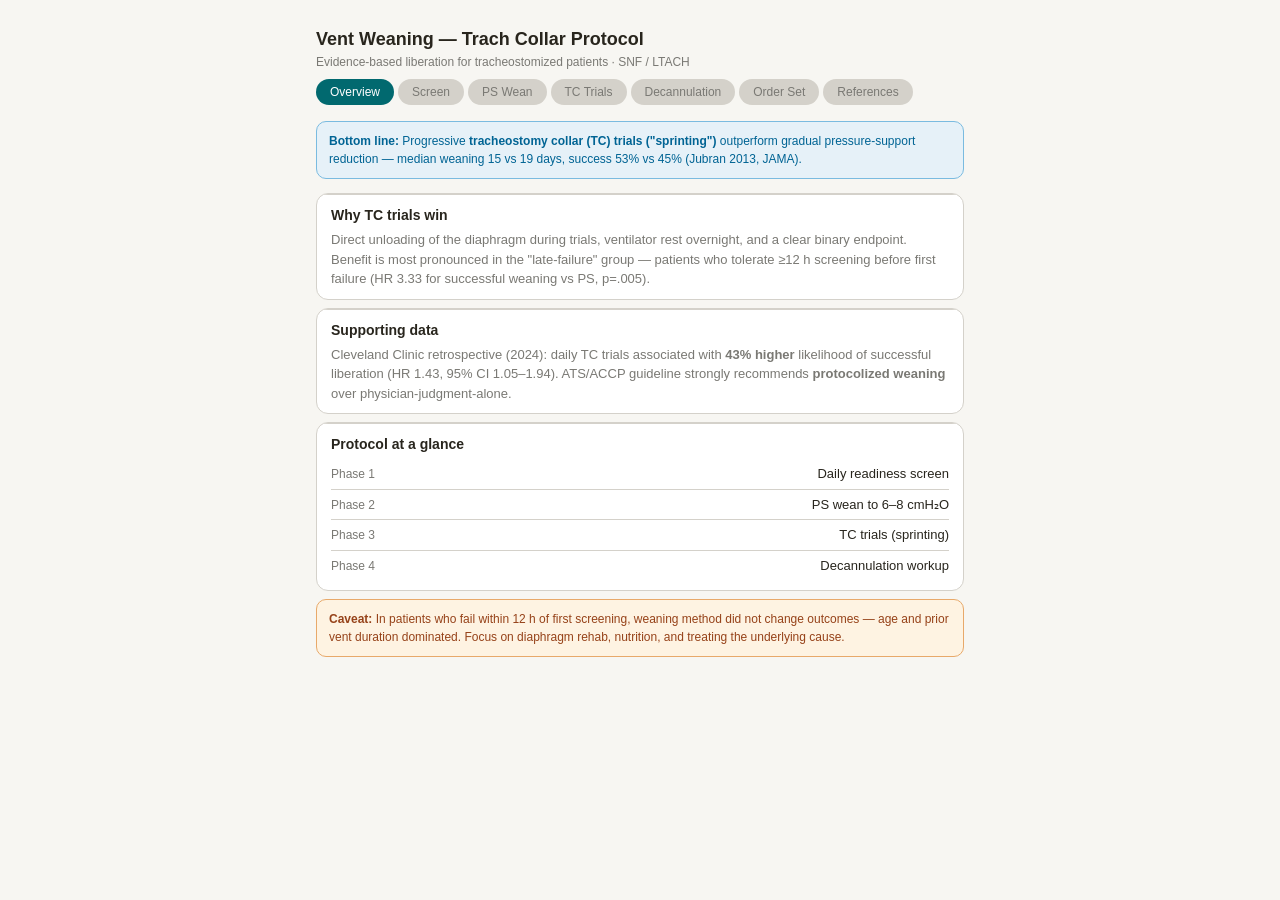
<file: vent-weaning.html>
<!DOCTYPE html>
<html lang="en">
<head>
<meta charset="UTF-8">
<meta name="viewport" content="width=device-width, initial-scale=1, viewport-fit=cover">
<title>Vent Weaning — Trach Collar Protocol</title>
<link rel="stylesheet" href="shared.css">
</head>
<body>
<div class="page">
  <div class="sticky-header">
    <h1>Vent Weaning — Trach Collar Protocol</h1>
    <p class="subtitle">Evidence-based liberation for tracheostomized patients · SNF / LTACH</p>
  </div>

  <div class="tabs">
    <button class="tab-btn active" onclick="switchTab('overview',this)">Overview</button>
    <button class="tab-btn" onclick="switchTab('screen',this)">Screen</button>
    <button class="tab-btn" onclick="switchTab('pswean',this)">PS Wean</button>
    <button class="tab-btn" onclick="switchTab('tc',this)">TC Trials</button>
    <button class="tab-btn" onclick="switchTab('post',this)">Decannulation</button>
    <button class="tab-btn" onclick="switchTab('summary',this)">Order Set</button>
    <button class="tab-btn" onclick="switchTab('refs',this)">References</button>
  </div>

  <!-- OVERVIEW -->
  <div id="tab-overview">
    <div class="notice notice-blue">
      <strong>Bottom line:</strong> Progressive <strong>tracheostomy collar (TC) trials ("sprinting")</strong> outperform gradual pressure-support reduction — median weaning 15 vs 19 days, success 53% vs 45% (Jubran 2013, JAMA).
    </div>

    <div class="card" style="margin-bottom:8px"><div class="card-body">
      <h3>Why TC trials win</h3>
      <p>Direct unloading of the diaphragm during trials, ventilator rest overnight, and a clear binary endpoint. Benefit is most pronounced in the "late-failure" group — patients who tolerate ≥12 h screening before first failure (HR 3.33 for successful weaning vs PS, p=.005).</p>
    </div></div>

    <div class="card" style="margin-bottom:8px"><div class="card-body">
      <h3>Supporting data</h3>
      <p>Cleveland Clinic retrospective (2024): daily TC trials associated with <strong>43% higher</strong> likelihood of successful liberation (HR 1.43, 95% CI 1.05–1.94). ATS/ACCP guideline strongly recommends <strong>protocolized weaning</strong> over physician-judgment-alone.</p>
    </div></div>

    <div class="card" style="margin-bottom:8px"><div class="card-body">
      <h3>Protocol at a glance</h3>
      <div class="row-kv"><span class="kv-key">Phase 1</span><span class="kv-val">Daily readiness screen</span></div>
      <div class="row-kv"><span class="kv-key">Phase 2</span><span class="kv-val">PS wean to 6–8 cmH₂O</span></div>
      <div class="row-kv"><span class="kv-key">Phase 3</span><span class="kv-val">TC trials (sprinting)</span></div>
      <div class="row-kv"><span class="kv-key">Phase 4</span><span class="kv-val">Decannulation workup</span></div>
    </div></div>

    <div class="notice notice-amber">
      <strong>Caveat:</strong> In patients who fail within 12 h of first screening, weaning method did not change outcomes — age and prior vent duration dominated. Focus on diaphragm rehab, nutrition, and treating the underlying cause.
    </div>
  </div>

  <!-- READINESS SCREEN -->
  <div id="tab-screen" style="display:none">
    <p style="font-size:12px;color:var(--muted);margin-bottom:12px">Daily readiness assessment. All criteria should be met before advancing.</p>
    <div id="screen-list"></div>
    <div id="screen-result" class="result-notmet">Tap each criterion that is met</div>
    <button class="btn-reset" onclick="resetScreen()">Reset</button>

    <div class="card" style="margin-top:14px"><div class="card-body">
      <h3>Notes</h3>
      <p style="margin-top:6px">Screen daily even for stable patients. A single failed criterion means hold — do not advance to PS wean or TC trial that day.</p>
    </div></div>

    <script>
    const screenItems=[
      {k:"hemo", t:"Hemodynamically stable — no vasopressors or minimal dose"},
      {k:"fio2", t:"FiO₂ ≤ 0.40–0.50 with SpO₂ ≥ 90%"},
      {k:"peep", t:"PEEP ≤ 5–8 cm H₂O"},
      {k:"cause",t:"Underlying cause of respiratory failure improving"},
      {k:"rass", t:"Adequate alertness (RASS −2 to +1), no continuous sedation"},
      {k:"rr",   t:"Respiratory rate ≤ 35 breaths/min"},
      {k:"sec",  t:"Manageable secretions — able to cough effectively"},
    ];
    const screenState={};
    function renderScreen(){
      document.getElementById('screen-list').innerHTML = screenItems.map(x=>`
        <button class="check-item ${screenState[x.k]?'checked':''}" onclick="toggleScreen('${x.k}')">
          <span class="check-box">${screenState[x.k]?'✓':''}</span>
          <span>${x.t}</span>
        </button>`).join('');
      const met = screenItems.every(x=>screenState[x.k]);
      const r = document.getElementById('screen-result');
      if(met){ r.className='result-met'; r.textContent='All criteria met — proceed with weaning step'; }
      else { const n=screenItems.filter(x=>screenState[x.k]).length; r.className='result-notmet'; r.textContent=`${n}/${screenItems.length} met — hold`; }
    }
    function toggleScreen(k){ screenState[k]=!screenState[k]; renderScreen(); }
    function resetScreen(){ screenItems.forEach(x=>screenState[x.k]=false); renderScreen(); }
    renderScreen();
    </script>
  </div>

  <!-- PS WEAN -->
  <div id="tab-pswean" style="display:none">
    <p style="font-size:12px;color:var(--muted);margin-bottom:12px">Bridge from full support to TC-ready. Applies to patients on AC/SIMV.</p>

    <div class="card" style="margin-bottom:8px"><div class="card-body">
      <h3>Step 1 — Transition to PSV</h3>
      <p>Switch from AC/SIMV to PSV. Titrate to <strong>RR &lt; 30</strong>. Typical starting PS ~14 cmH₂O.</p>
    </div></div>

    <div class="card" style="margin-bottom:8px"><div class="card-body">
      <h3>Step 2 — Reduce PS</h3>
      <div class="row-kv"><span class="kv-key">Increment</span><span class="kv-val">2 cmH₂O every 6–8 h</span></div>
      <div class="row-kv"><span class="kv-key">Max/day</span><span class="kv-val">6 cmH₂O</span></div>
      <div class="row-kv"><span class="kv-key">Target</span><span class="kv-val">PS 6–8 cmH₂O</span></div>
    </div></div>

    <div class="card" style="margin-bottom:8px"><div class="card-body">
      <h3>Step 3 — Advance to TC trial</h3>
      <p>If patient tolerates <strong>PS 6–8 cmH₂O for ≥12 h</strong> without distress, proceed to tracheostomy collar trials.</p>
    </div></div>

    <div class="notice notice-amber">
      <strong>Distress signals:</strong> RR &gt; 35 sustained, SpO₂ &lt; 90%, HR change &gt; 20%, accessory muscle use, diaphoresis, agitation. Return to prior PS level and reattempt after ≥2 h of full support.
    </div>
  </div>

  <!-- TC TRIALS -->
  <div id="tab-tc" style="display:none">
    <div class="notice notice-blue">
      Jubran protocol: aggressive daily unloading with structured overnight rest. Success = 5 consecutive days off vent (≥12 h/day × 2 days first, then start the 5-day clock).
    </div>

    <div class="card" style="margin-bottom:8px"><div class="card-body">
      <h3>Days 1–2</h3>
      <div class="row-kv"><span class="kv-key">On TC</span><span class="kv-val">Up to 12 h, humidified O₂</span></div>
      <div class="row-kv"><span class="kv-key">Overnight</span><span class="kv-val">Return to AC × 12 h</span></div>
    </div></div>

    <div class="card" style="margin-bottom:8px"><div class="card-body">
      <h3>Day 3 onward</h3>
      <div class="row-kv"><span class="kv-key">On TC</span><span class="kv-val">Extend to 24 h/day</span></div>
      <div class="row-kv"><span class="kv-key">Return to vent</span><span class="kv-val">Only if distress</span></div>
    </div></div>

    <div class="card" style="margin-bottom:8px"><div class="card-body">
      <h3>Success criterion</h3>
      <p><strong>5 consecutive days</strong> of sustained unassisted breathing. Preceded by ≥12 h/day for 2 consecutive days before starting the 5-day clock.</p>
    </div></div>

    <h2>Failure Criteria — return to vent</h2>
    <div class="card" style="margin-bottom:8px"><div class="card-body">
      <div class="row-kv"><span class="kv-key">RR</span><span class="kv-val">&gt; 35/min for &gt; 5 min</span></div>
      <div class="row-kv"><span class="kv-key">SpO₂</span><span class="kv-val">&lt; 90%</span></div>
      <div class="row-kv"><span class="kv-key">HR</span><span class="kv-val">&gt; 140 or Δ &gt; 20%</span></div>
      <div class="row-kv"><span class="kv-key">SBP</span><span class="kv-val">&gt; 180 or &lt; 90 mmHg</span></div>
      <div class="row-kv"><span class="kv-key">Work of breathing</span><span class="kv-val">Accessory muscle use, diaphoresis, agitation</span></div>
      <div class="row-kv"><span class="kv-key">Patient</span><span class="kv-val">Distress or requests to stop</span></div>
    </div></div>

    <div class="notice notice-green">
      <strong>Rest between trials:</strong> full AC support ≥ 2 h before reattempting.
    </div>
  </div>

  <!-- POST-LIBERATION / DECANNULATION -->
  <div id="tab-post" style="display:none">
    <p style="font-size:12px;color:var(--muted);margin-bottom:12px">Once patient sustains 5+ days off the ventilator.</p>

    <div class="card" style="margin-bottom:8px"><div class="card-body">
      <h3>1 · Secretion assessment</h3>
      <p><strong>≤ 1 suctioning every 4 h</strong> over a 12-h window suggests readiness.</p>
    </div></div>

    <div class="card" style="margin-bottom:8px"><div class="card-body">
      <h3>2 · Swallow evaluation</h3>
      <p>50 mL water drink test with cuff deflated. Assesses aspiration risk before capping.</p>
    </div></div>

    <div class="card" style="margin-bottom:8px"><div class="card-body">
      <h3>3 · Occlusion / capping test</h3>
      <p>Cap the trach with <strong>cuff deflated for 5 minutes</strong> to rule out tracheal obstruction. Progress to prolonged capping trial.</p>
    </div></div>

    <div class="card" style="margin-bottom:8px"><div class="card-body">
      <h3>4 · Decannulate</h3>
      <p>If tolerating capping <strong>24 h</strong> or meeting the suctioning-frequency criterion — remove the trach.</p>
    </div></div>

    <div class="notice notice-amber">
      <strong>Post-decannulation:</strong> monitor 24–48 h for stridor, work of breathing, secretion management, and need for replacement airway.
    </div>
  </div>

  <!-- ORDER SET SUMMARY -->
  <div id="tab-summary" style="display:none">
    <p style="font-size:12px;color:var(--muted);margin-bottom:12px">Practical order-set summary for SNF / LTACH.</p>
    <div style="overflow-x:auto">
    <table class="tbl">
      <thead><tr>
        <th>Phase</th><th>Intervention</th><th>Duration / Target</th><th>Key Parameters</th><th>Ref</th>
      </tr></thead>
      <tbody>
        <tr>
          <td><strong>1. Daily Screen</strong></td>
          <td>Hemodynamics, oxygenation, alertness, secretions</td>
          <td>Daily</td>
          <td>FiO₂ ≤ 0.4 · PEEP ≤ 5–8 · RR ≤ 35 · SpO₂ ≥ 90%</td>
          <td>1, 2</td>
        </tr>
        <tr>
          <td><strong>2. PS Wean</strong></td>
          <td>↓ PS by 2 cmH₂O q6–8 h</td>
          <td>Until PS 6–8 tolerated ≥ 12 h</td>
          <td>Max 6 cmH₂O/day · RR &lt; 30</td>
          <td>1, 4</td>
        </tr>
        <tr>
          <td><strong>3. TC Trials (Days 1–2)</strong></td>
          <td>TC with humidified O₂ up to 12 h, then AC overnight</td>
          <td>12 h on / 12 h off</td>
          <td>Monitor failure criteria</td>
          <td>1</td>
        </tr>
        <tr>
          <td><strong>4. TC Trials (Day 3+)</strong></td>
          <td>Extend TC to 24 h/day</td>
          <td>5 consecutive days off vent</td>
          <td>Return to AC if distress</td>
          <td>1</td>
        </tr>
        <tr>
          <td><strong>5. Post-Liberation</strong></td>
          <td>Swallow eval, capping trial, secretion check</td>
          <td>After 5 days off vent</td>
          <td>Suction ≤ q4h · tolerate cap 24 h</td>
          <td>5</td>
        </tr>
        <tr>
          <td><strong>6. Decannulation</strong></td>
          <td>Remove tracheostomy</td>
          <td>When capping/suctioning criteria met</td>
          <td>Monitor 24–48 h post</td>
          <td>5</td>
        </tr>
      </tbody>
    </table>
    </div>

    <div class="notice notice-green" style="margin-top:14px">
      <strong>Guideline:</strong> ATS/ACCP strongly recommends protocolized weaning (RT/nurse-driven) over physician-judgment-alone — reduces vent duration and LOS.
    </div>
  </div>

  <!-- REFERENCES -->
  <div id="tab-refs" style="display:none">
    <div class="card" style="margin-bottom:8px"><div class="card-body">
      <div style="font-weight:600;font-size:13px">1 · Jubran A, Grant BJ, Duffner LA, et al.</div>
      <p style="margin-top:4px">Effect of Pressure Support vs Unassisted Breathing Through a Tracheostomy Collar on Weaning Duration in Patients Requiring Prolonged Mechanical Ventilation: A Randomized Trial. <em>JAMA.</em> 2013;309(7):671–7. doi:10.1001/jama.2013.159.</p>
    </div></div>
    <div class="card" style="margin-bottom:8px"><div class="card-body">
      <div style="font-weight:600;font-size:13px">2 · McConville JF, Kress JP.</div>
      <p style="margin-top:4px">Weaning Patients from the Ventilator. <em>N Engl J Med.</em> 2012;367(23):2233–9. doi:10.1056/NEJMra1203367.</p>
    </div></div>
    <div class="card" style="margin-bottom:8px"><div class="card-body">
      <div style="font-weight:600;font-size:13px">3 · Thille AW, Gacouin A, Coudroy R, et al.</div>
      <p style="margin-top:4px">Spontaneous-Breathing Trials with Pressure-Support Ventilation or a T-Piece. <em>N Engl J Med.</em> 2022;387(20):1843–1854. doi:10.1056/NEJMoa2209041.</p>
    </div></div>
    <div class="card" style="margin-bottom:8px"><div class="card-body">
      <div style="font-weight:600;font-size:13px">4 · Perkins GD, Mistry D, Gates S, et al.</div>
      <p style="margin-top:4px">Effect of Protocolized Weaning With Early Extubation to Noninvasive Ventilation vs Invasive Weaning on Time to Liberation From Mechanical Ventilation: The Breathe RCT. <em>JAMA.</em> 2018;320(18):1881–1888. doi:10.1001/jama.2018.13763.</p>
    </div></div>
    <div class="card" style="margin-bottom:8px"><div class="card-body">
      <div style="font-weight:600;font-size:13px">5 · Hernández Martínez G, Rodriguez ML, Vaquero MC, et al.</div>
      <p style="margin-top:4px">High-Flow Oxygen with Capping or Suctioning for Tracheostomy Decannulation. <em>N Engl J Med.</em> 2020;383(11):1009–1017. doi:10.1056/NEJMoa2010834.</p>
    </div></div>
    <div class="card" style="margin-bottom:8px"><div class="card-body">
      <div style="font-weight:600;font-size:13px">6 · Neuhofs S, Mujanovic S, Fischer M, et al.</div>
      <p style="margin-top:4px">Ventilator Liberation for Hospitalized Patients With Tracheostomy. <em>Respir Care.</em> 2026;:19433654261453039. doi:10.1177/19433654261453039.</p>
    </div></div>
    <div class="card" style="margin-bottom:8px"><div class="card-body">
      <div style="font-weight:600;font-size:13px">7 · Girard TD, Alhazzani W, Kress JP, et al.</div>
      <p style="margin-top:4px">An Official ATS/ACCP Clinical Practice Guideline: Liberation From Mechanical Ventilation in Critically Ill Adults — Rehabilitation Protocols, Ventilator Liberation Protocols, and Cuff Leak Tests. <em>Am J Respir Crit Care Med.</em> 2017;195(1):120–133. doi:10.1164/rccm.201610-2075ST.</p>
    </div></div>
  </div>
</div>

<script>
function switchTab(n,b){
  ['overview','screen','pswean','tc','post','summary','refs'].forEach(t=>{
    document.getElementById('tab-'+t).style.display = (t===n) ? 'block' : 'none';
  });
  document.querySelectorAll('.tab-btn').forEach(x=>x.classList.remove('active'));
  b.classList.add('active');
  window.scrollTo({top:0,behavior:'instant'});
}
</script>
</body>
</html>
</file>
<file: shared.css>
/* Pulm References — shared styles */
:root {
  --bg: #F7F6F2;
  --surface: #FFFFFF;
  --border: #D4D1CA;
  --text: #28251D;
  --muted: #7A7974;
  --faint: #BAB9B4;
  --primary: #01696F;
  --primary-light: #E6F3F4;
  --primary-dark: #0C4E54;
  --green: #437A22;
  --green-bg: #F0F7EA;
  --amber: #964219;
  --amber-bg: #FEF3E2;
  --red: #A13544;
  --red-bg: #FAEAED;
  --blue: #006494;
  --blue-bg: #E6F1F8;
}
@media (prefers-color-scheme: dark) {
  :root {
    --bg: #171614;
    --surface: #1C1B19;
    --border: #393836;
    --text: #CDCCCA;
    --muted: #797876;
    --faint: #5A5957;
    --primary: #4F98A3;
    --primary-light: #1A2E30;
    --primary-dark: #227F8B;
    --green: #6DAA45;
    --green-bg: #182510;
    --amber: #BB653B;
    --amber-bg: #2A1A0A;
    --red: #DD6974;
    --red-bg: #2A0F12;
    --blue: #5591C7;
    --blue-bg: #0E1F2E;
  }
}
* { box-sizing: border-box; margin: 0; padding: 0; }
html { font-size: 16px; -webkit-text-size-adjust: 100%; }
body {
  font-family: -apple-system, BlinkMacSystemFont, "San Francisco", "Helvetica Neue", Arial, sans-serif;
  background: var(--bg);
  color: var(--text);
  line-height: 1.5;
  padding: 0;
  min-height: 100dvh;
}
.page { max-width: 680px; margin: 0 auto; padding: 16px 16px 60px; }
h1 { font-size: 18px; font-weight: 700; color: var(--text); line-height: 1.3; }
h2 { font-size: 13px; font-weight: 600; color: var(--muted); text-transform: uppercase; letter-spacing: 0.06em; margin: 20px 0 8px; }
h3 { font-size: 14px; font-weight: 600; color: var(--text); margin-bottom: 4px; }
p { font-size: 13px; color: var(--muted); margin-top: 4px; }
.subtitle { font-size: 12px; color: var(--muted); margin-top: 2px; }
.card { background: var(--surface); border: 1px solid var(--border); border-radius: 12px; overflow: hidden; margin-bottom: 8px; }
.card-header { padding: 10px 14px; background: rgba(0,0,0,0.03); display: flex; align-items: center; justify-content: between; cursor: pointer; }
.card-body { padding: 10px 14px; font-size: 13px; border-top: 1px solid var(--border); }
.badge { display: inline-block; padding: 2px 8px; border-radius: 20px; font-size: 11px; font-weight: 600; background: var(--primary-light); color: var(--primary); }
.badge-green { background: var(--green-bg); color: var(--green); }
.badge-red { background: var(--red-bg); color: var(--red); }
.badge-amber { background: var(--amber-bg); color: var(--amber); }
.notice { border-radius: 10px; padding: 10px 12px; font-size: 12px; margin-bottom: 14px; }
.notice-amber { background: var(--amber-bg); border: 1px solid #E8A96A; color: var(--amber); }
.notice-blue { background: var(--blue-bg); border: 1px solid #7ABBE0; color: var(--blue); }
.notice-green { background: var(--green-bg); border: 1px solid #8EC96A; color: var(--green); }
/* Tabs */
.tabs { display: flex; gap: 4px; flex-wrap: wrap; margin-bottom: 16px; }
.tab-btn { padding: 6px 14px; border-radius: 20px; font-size: 12px; font-weight: 500; border: none; cursor: pointer; background: var(--border); color: var(--muted); transition: all 0.15s; }
.tab-btn.active { background: var(--primary); color: #fff; }
/* Check items */
.check-item { width: 100%; display: flex; align-items: flex-start; gap: 10px; padding: 10px 12px; border-radius: 10px; border: 1px solid var(--border); background: var(--surface); cursor: pointer; text-align: left; font-size: 13px; color: var(--text); margin-bottom: 6px; transition: all 0.12s; }
.check-item.checked { border-color: var(--primary); background: var(--primary-light); color: var(--primary); font-weight: 500; }
.check-box { width: 18px; height: 18px; min-width: 18px; border-radius: 5px; border: 2px solid var(--faint); display: flex; align-items: center; justify-content: center; font-size: 10px; transition: all 0.12s; }
.check-item.checked .check-box { background: var(--primary); border-color: var(--primary); color: #fff; }
.result-met { padding: 10px 12px; border-radius: 10px; background: var(--green-bg); border: 1px solid var(--green); font-size: 12px; font-weight: 600; color: var(--green); margin-top: 8px; }
.result-notmet { padding: 10px 12px; border-radius: 10px; background: var(--surface); border: 1px solid var(--border); font-size: 12px; color: var(--muted); margin-top: 8px; }
/* Table */
.tbl { width: 100%; border-collapse: collapse; font-size: 11px; }
.tbl th { background: rgba(0,0,0,0.04); padding: 6px 8px; text-align: left; font-weight: 600; border: 1px solid var(--border); }
.tbl td { padding: 6px 8px; border: 1px solid var(--border); vertical-align: top; }
.tbl tr:nth-child(even) td { background: rgba(0,0,0,0.015); }
.check-cell { text-align: center; }
.dot-yes { display: inline-block; width: 14px; height: 14px; border-radius: 3px; background: var(--primary); }
.dot-no { display: inline-block; width: 14px; height: 14px; border-radius: 3px; background: var(--border); }
/* Score */
.score-box { background: var(--surface); border: 2px solid var(--border); border-radius: 14px; padding: 16px; text-align: center; margin-bottom: 16px; }
.score-num { font-size: 48px; font-weight: 800; color: var(--primary); line-height: 1; }
.score-label { font-size: 13px; color: var(--muted); margin-top: 4px; }
.score-interp { font-size: 13px; font-weight: 600; margin-top: 6px; }
.score-high { color: var(--red); }
.score-low { color: var(--green); }
/* Reset button */
.btn-reset { width: 100%; padding: 12px; border-radius: 10px; border: 1px solid var(--border); background: var(--surface); color: var(--muted); font-size: 13px; font-weight: 500; cursor: pointer; margin-top: 12px; }
/* Select / slider */
select { width: 100%; padding: 8px 10px; border-radius: 8px; border: 1px solid var(--border); background: var(--surface); color: var(--text); font-size: 13px; margin-top: 4px; }
/* Collapsible */
details summary { cursor: pointer; padding: 10px 14px; font-size: 14px; font-weight: 600; list-style: none; display: flex; align-items: center; justify-content: space-between; }
details summary::after { content: "›"; font-size: 18px; color: var(--muted); transform: rotate(90deg); display: inline-block; transition: transform 0.2s; }
details[open] summary::after { transform: rotate(270deg); }
details .detail-body { padding: 0 14px 12px; font-size: 13px; border-top: 1px solid var(--border); }
.row-kv { display: flex; justify-content: space-between; align-items: baseline; padding: 5px 0; border-bottom: 1px solid var(--border); font-size: 13px; gap: 8px; }
.row-kv:last-child { border-bottom: none; }
.row-kv .kv-key { color: var(--muted); font-size: 12px; flex-shrink: 0; }
.row-kv .kv-val { font-weight: 500; text-align: right; }
.pro { color: var(--green); } .con { color: var(--amber); }
.sticky-header { position: sticky; top: 0; background: var(--bg); padding: 12px 0 8px; z-index: 10; }
</file>
